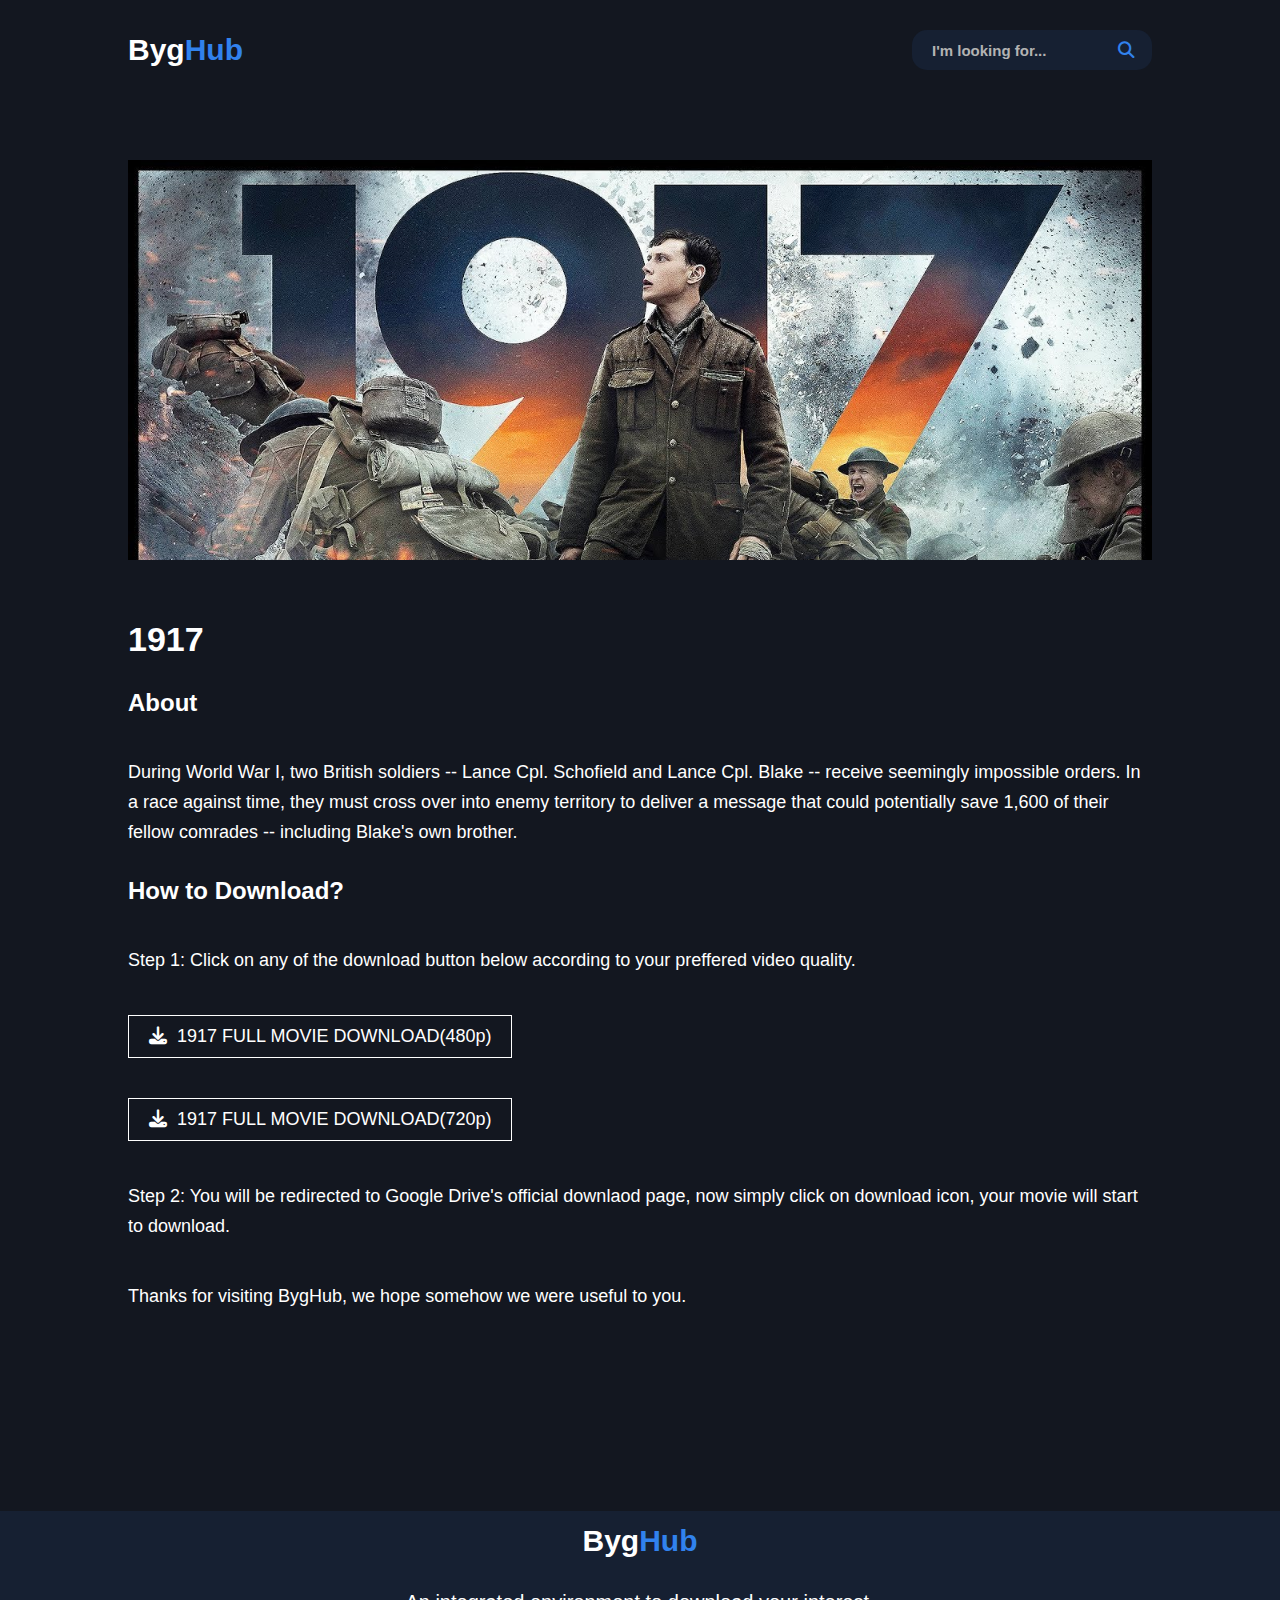
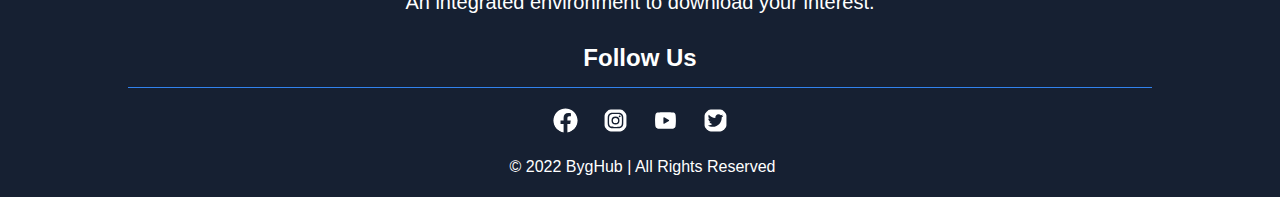
<file: 1917.html>
<!DOCTYPE html>
<html lang="en">

<head>
    <meta charset="UTF-8">
    <meta http-equiv="X-UA-Compatible" content="IE=edge">
    <meta name="viewport" content="width=device-width, minimum-scale=1.0, maximum-scale = 1.0, user-scalable = no">
    <title>Byghub</title>
    <link rel="stylesheet" href="css/all.css">
    <link rel="stylesheet" href="css/header.css">
    <link rel="stylesheet" href="css/footer.css">
    <link rel="stylesheet" href="css/downloadpage.css">
    <link rel="stylesheet" href="https://cdnjs.cloudflare.com/ajax/libs/font-awesome/6.1.2/css/all.min.css">
    <script src="script/script.js"></script>
</head>

<body>
    <nav>
        <div id="logo-div">
            <a id="a1" href="#">Byg</a><a id="a2" href="#">Hub</a>
        </div>
        <div id="search-div">
            <button id="search-btn2" onclick="show()">
                <i class="fa-solid fa-magnifying-glass fa-lg"></i>
            </button>
            <button id="cross-btn" onclick="hide()">
                <i class="fa-solid fa-xmark fa-lg"></i>
            </button>
            <button id="search-btn1">
                <i class="fa-solid fa-magnifying-glass fa-lg"></i>
            </button>
            <input type="text" name="search" placeholder="I'm looking for..." id="search-input">
        </div>
    </nav>

    <div class="container">
        <div class="div-img">
            <img src="img/1917-banner.jpg" alt="">
        </div>
        <div class="main-text">
            <h1>1917</h1>
            <h2>About</h2>
            <p>During World War I, two British soldiers -- Lance Cpl. Schofield and Lance Cpl. Blake -- receive
                seemingly impossible orders. In a race against time, they must cross over into enemy territory to
                deliver a message that could potentially save 1,600 of their fellow comrades -- including Blake's own
                brother.
            </p>
            <h2>How to Download?</h2>
            <p>Step 1: Click on any of the download button below according to your preffered video quality.
            </p>
            <a href="#"><button class="dbtn"><i class="fa-solid fa-download"></i>1917 FULL MOVIE
                    DOWNLOAD(480p)</button></a><br>
            <a href="#"><button class="dbtn"><i class="fa-solid fa-download"></i>1917 FULL MOVIE
                    DOWNLOAD(720p)</button></a>
            <p>Step 2: You will be redirected to Google Drive's official downlaod page, now simply click on download
                icon, your movie will start to download.
            </p>



            <p>Thanks for visiting BygHub, we hope somehow we were useful to you.</p>
        </div>
    </div>
    <footer>
        <div class="heading"><a id="a1" href="#">Byg</a><a id="a2" href="#">Hub</a></div>
        <div class="text">An integrated environment to download your interest.</div>
        <div class="div-ul">
            <h2>Follow Us</h2>
            <ul>
                <li><a href="#"><img src="icons/facebook.svg"></a></li>
                <li><a href="#"><img src="icons/instagram.svg"></a></li>
                <li><a href="#"><img src="icons/youtube.svg"></a></li>
                <li><a href="#"><img src="icons/twitter.svg"></a></li>
            </ul>
        </div>
        <div class="validation">
            <span>© 2022 BygHub | All Rights Reserved</span>
        </div>
    </footer>
</body>

</html>
</file>
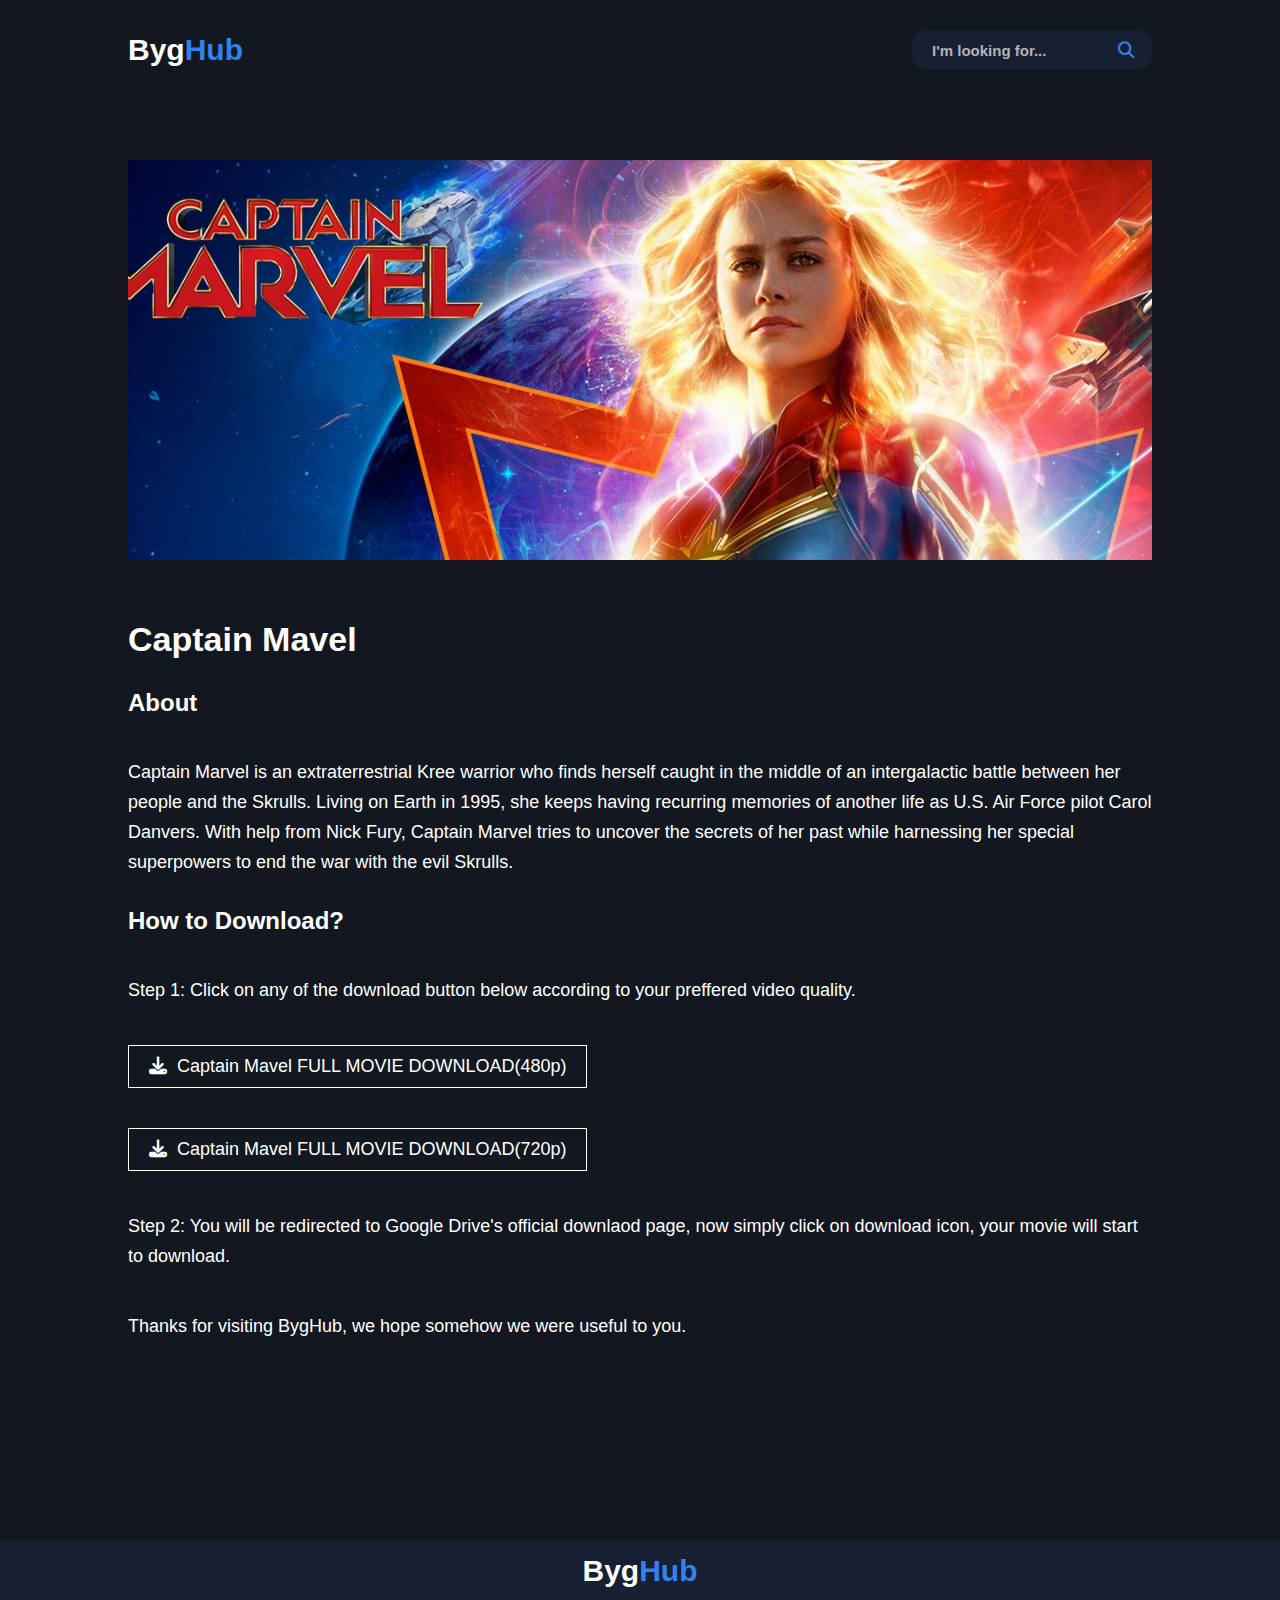
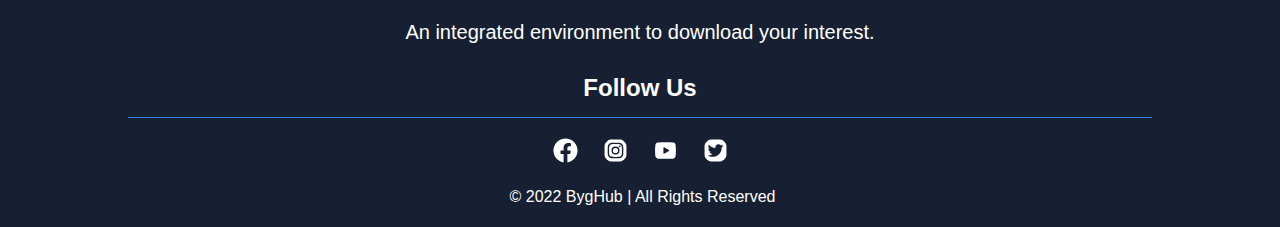
<file: captainmarvel.html>
<!DOCTYPE html>
<html lang="en">

<head>
    <meta charset="UTF-8">
    <meta http-equiv="X-UA-Compatible" content="IE=edge">
    <meta name="viewport" content="width=device-width, minimum-scale=1.0, maximum-scale = 1.0, user-scalable = no">
    <title>Byghub</title>
    <link rel="stylesheet" href="css/all.css">
    <link rel="stylesheet" href="css/header.css">
    <link rel="stylesheet" href="css/footer.css">
    <link rel="stylesheet" href="css/downloadpage.css">
    <link rel="stylesheet" href="https://cdnjs.cloudflare.com/ajax/libs/font-awesome/6.1.2/css/all.min.css">
    <script src="script/script.js"></script>
</head>

<body>
    <nav>
        <div id="logo-div">
            <a id="a1" href="#">Byg</a><a id="a2" href="#">Hub</a>
        </div>
        <div id="search-div">
            <button id="search-btn2" onclick="show()">
                <i class="fa-solid fa-magnifying-glass fa-lg"></i>
            </button>
            <button id="cross-btn" onclick="hide()">
                <i class="fa-solid fa-xmark fa-lg"></i>
            </button>
            <button id="search-btn1">
                <i class="fa-solid fa-magnifying-glass fa-lg"></i>
            </button>
            <input type="text" name="search" placeholder="I'm looking for..." id="search-input">
        </div>
    </nav>

    <div class="container">
        <div class="div-img">
            <img src="img/captain-marvel-banner.jpg" alt="">
        </div>
        <div class="main-text">
            <h1>Captain Mavel</h1>
            <h2>About</h2>
            <p>Captain Marvel is an extraterrestrial Kree warrior who finds herself caught in the middle of an
                intergalactic battle between her people and the Skrulls. Living on Earth in 1995, she keeps having
                recurring memories of another life as U.S. Air Force pilot Carol Danvers. With help from Nick Fury,
                Captain Marvel tries to uncover the secrets of her past while harnessing her special superpowers to end
                the war with the evil Skrulls.
            </p>
            <h2>How to Download?</h2>
            <p>Step 1: Click on any of the download button below according to your preffered video quality.
            </p>
            <a href="#"><button class="dbtn"><i class="fa-solid fa-download"></i>Captain Mavel FULL MOVIE
                    DOWNLOAD(480p)</button></a><br>
            <a href="#"><button class="dbtn"><i class="fa-solid fa-download"></i>Captain Mavel FULL MOVIE
                    DOWNLOAD(720p)</button></a>
            <p>Step 2: You will be redirected to Google Drive's official downlaod page, now simply click on download
                icon, your movie will start to download.
            </p>



            <p>Thanks for visiting BygHub, we hope somehow we were useful to you.</p>
        </div>
    </div>
    <footer>
        <div class="heading"><a id="a1" href="#">Byg</a><a id="a2" href="#">Hub</a></div>
        <div class="text">An integrated environment to download your interest.</div>
        <div class="div-ul">
            <h2>Follow Us</h2>
            <ul>
                <li><a href="#"><img src="icons/facebook.svg"></a></li>
                <li><a href="#"><img src="icons/instagram.svg"></a></li>
                <li><a href="#"><img src="icons/youtube.svg"></a></li>
                <li><a href="#"><img src="icons/twitter.svg"></a></li>
            </ul>
        </div>
        <div class="validation">
            <span>© 2022 BygHub | All Rights Reserved</span>
        </div>
    </footer>
</body>

</html>
</file>
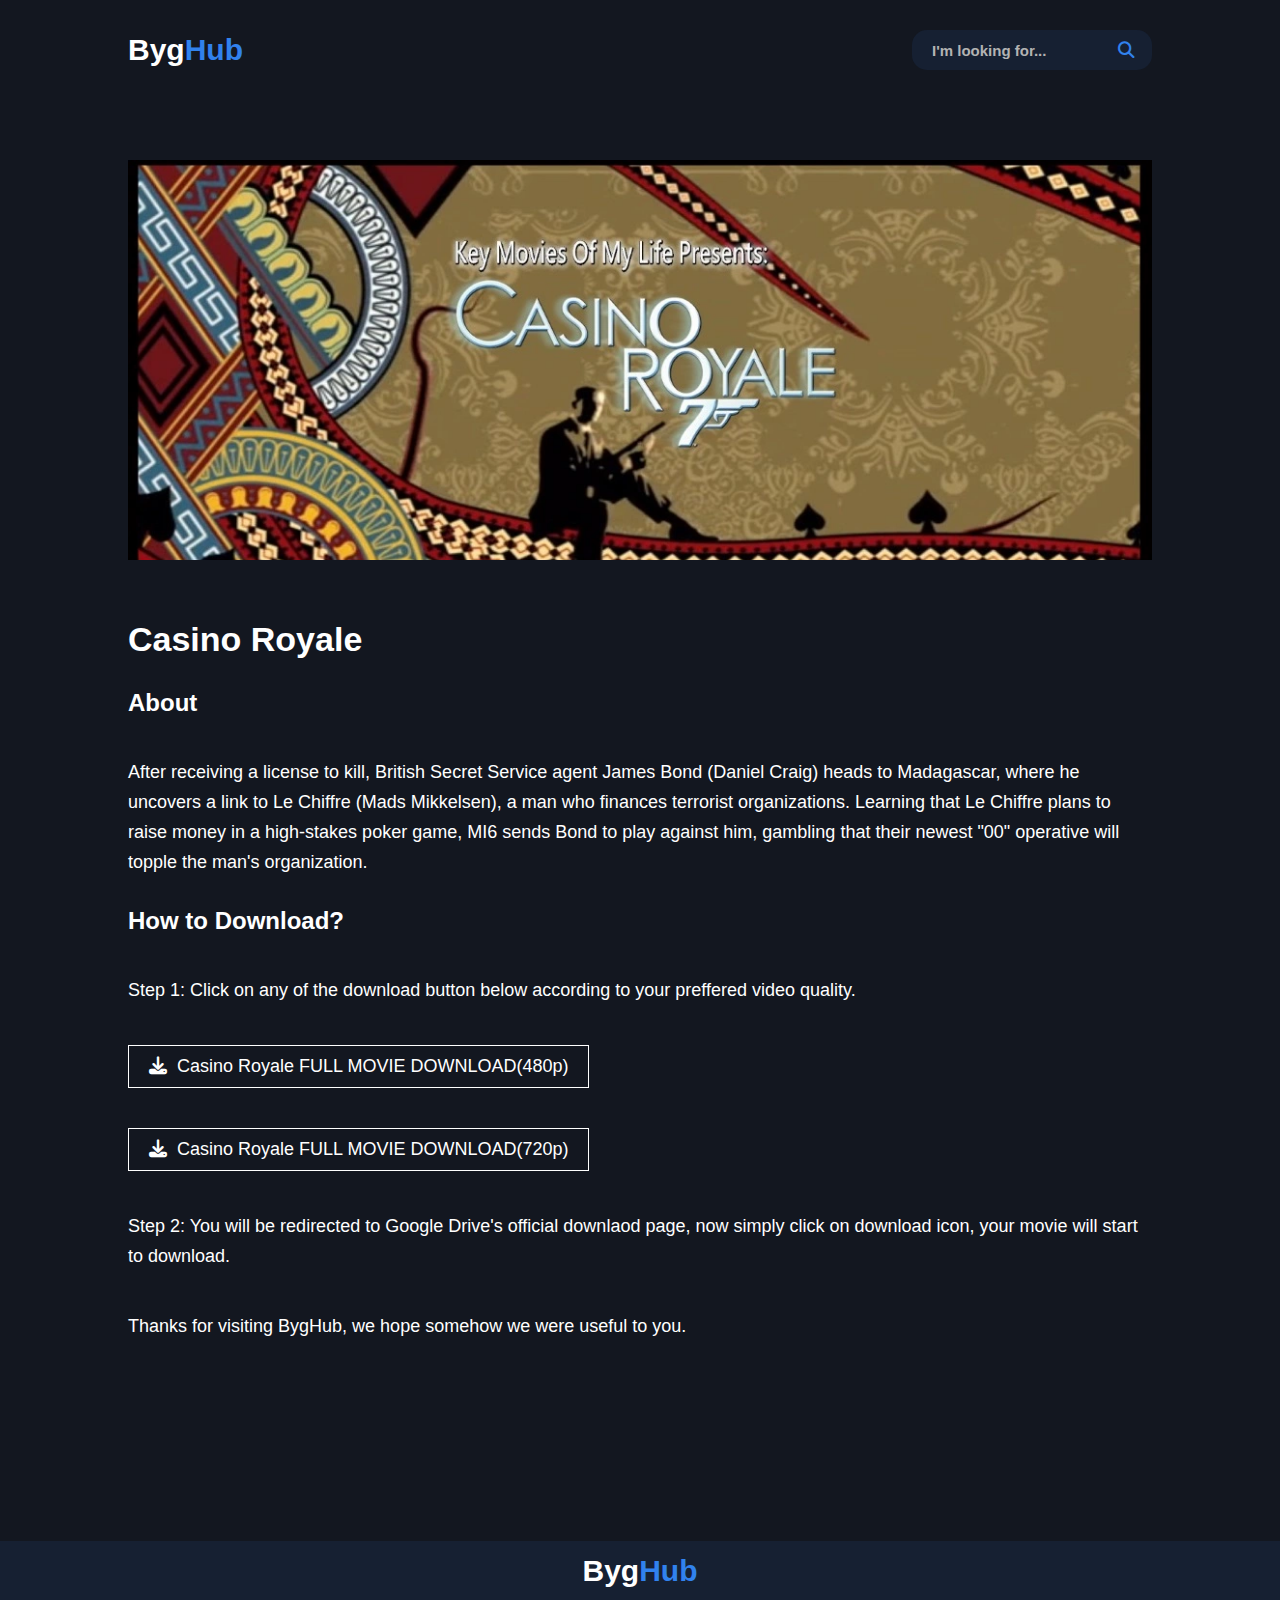
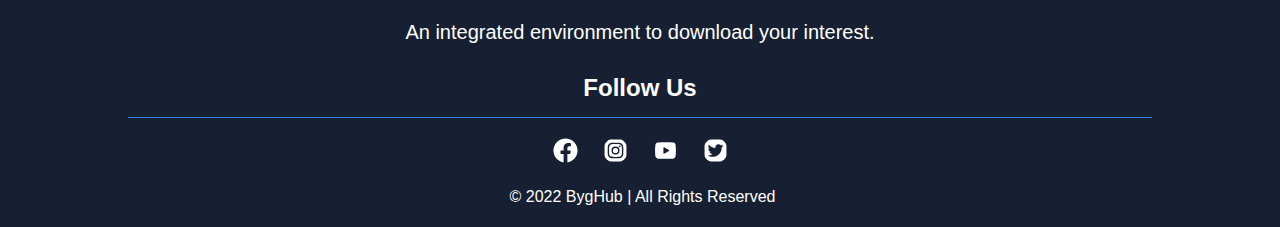
<file: casinoRoyale.html>
<!DOCTYPE html>
<html lang="en">

<head>
    <meta charset="UTF-8">
    <meta http-equiv="X-UA-Compatible" content="IE=edge">
    <meta name="viewport" content="width=device-width, minimum-scale=1.0, maximum-scale = 1.0, user-scalable = no">
    <title>Byghub</title>
    <link rel="stylesheet" href="css/all.css">
    <link rel="stylesheet" href="css/header.css">
    <link rel="stylesheet" href="css/footer.css">
    <link rel="stylesheet" href="css/downloadpage.css">
    <link rel="stylesheet" href="https://cdnjs.cloudflare.com/ajax/libs/font-awesome/6.1.2/css/all.min.css">
    <script src="script/script.js"></script>
</head>

<body>
    <nav>
        <div id="logo-div">
            <a id="a1" href="#">Byg</a><a id="a2" href="#">Hub</a>
        </div>
        <div id="search-div">
            <button id="search-btn2" onclick="show()">
                <i class="fa-solid fa-magnifying-glass fa-lg"></i>
            </button>
            <button id="cross-btn" onclick="hide()">
                <i class="fa-solid fa-xmark fa-lg"></i>
            </button>
            <button id="search-btn1">
                <i class="fa-solid fa-magnifying-glass fa-lg"></i>
            </button>
            <input type="text" name="search" placeholder="I'm looking for..." id="search-input">
        </div>
    </nav>

    <div class="container">
        <div class="div-img">
            <img src="img/casinoRoyale-banner.webp" alt="">
        </div>
        <div class="main-text">
            <h1>Casino  Royale</h1>
            <h2>About</h2>
            <p>After receiving a license to kill, British Secret Service agent James Bond (Daniel Craig) heads to
                Madagascar, where he uncovers a link to Le Chiffre (Mads Mikkelsen), a man who finances terrorist
                organizations. Learning that Le Chiffre plans to raise money in a high-stakes poker game, MI6 sends Bond
                to play against him, gambling that their newest "00" operative will topple the man's organization.
            </p>
            <h2>How to Download?</h2>
            <p>Step 1: Click on any of the download button below according to your preffered video quality.
            </p>
            <a href="#"><button class="dbtn"><i class="fa-solid fa-download"></i>Casino  Royale FULL MOVIE
                    DOWNLOAD(480p)</button></a><br>
            <a href="#"><button class="dbtn"><i class="fa-solid fa-download"></i>Casino  Royale FULL MOVIE
                    DOWNLOAD(720p)</button></a>
            <p>Step 2: You will be redirected to Google Drive's official downlaod page, now simply click on download
                icon, your movie will start to download.
            </p>



            <p>Thanks for visiting BygHub, we hope somehow we were useful to you.</p>
        </div>
    </div>
    <footer>
        <div class="heading"><a id="a1" href="#">Byg</a><a id="a2" href="#">Hub</a></div>
        <div class="text">An integrated environment to download your interest.</div>
        <div class="div-ul">
            <h2>Follow Us</h2>
            <ul>
                <li><a href="#"><img src="icons/facebook.svg"></a></li>
                <li><a href="#"><img src="icons/instagram.svg"></a></li>
                <li><a href="#"><img src="icons/youtube.svg"></a></li>
                <li><a href="#"><img src="icons/twitter.svg"></a></li>
            </ul>
        </div>
        <div class="validation">
            <span>© 2022 BygHub | All Rights Reserved</span>
        </div>
    </footer>
</body>

</html>
</file>
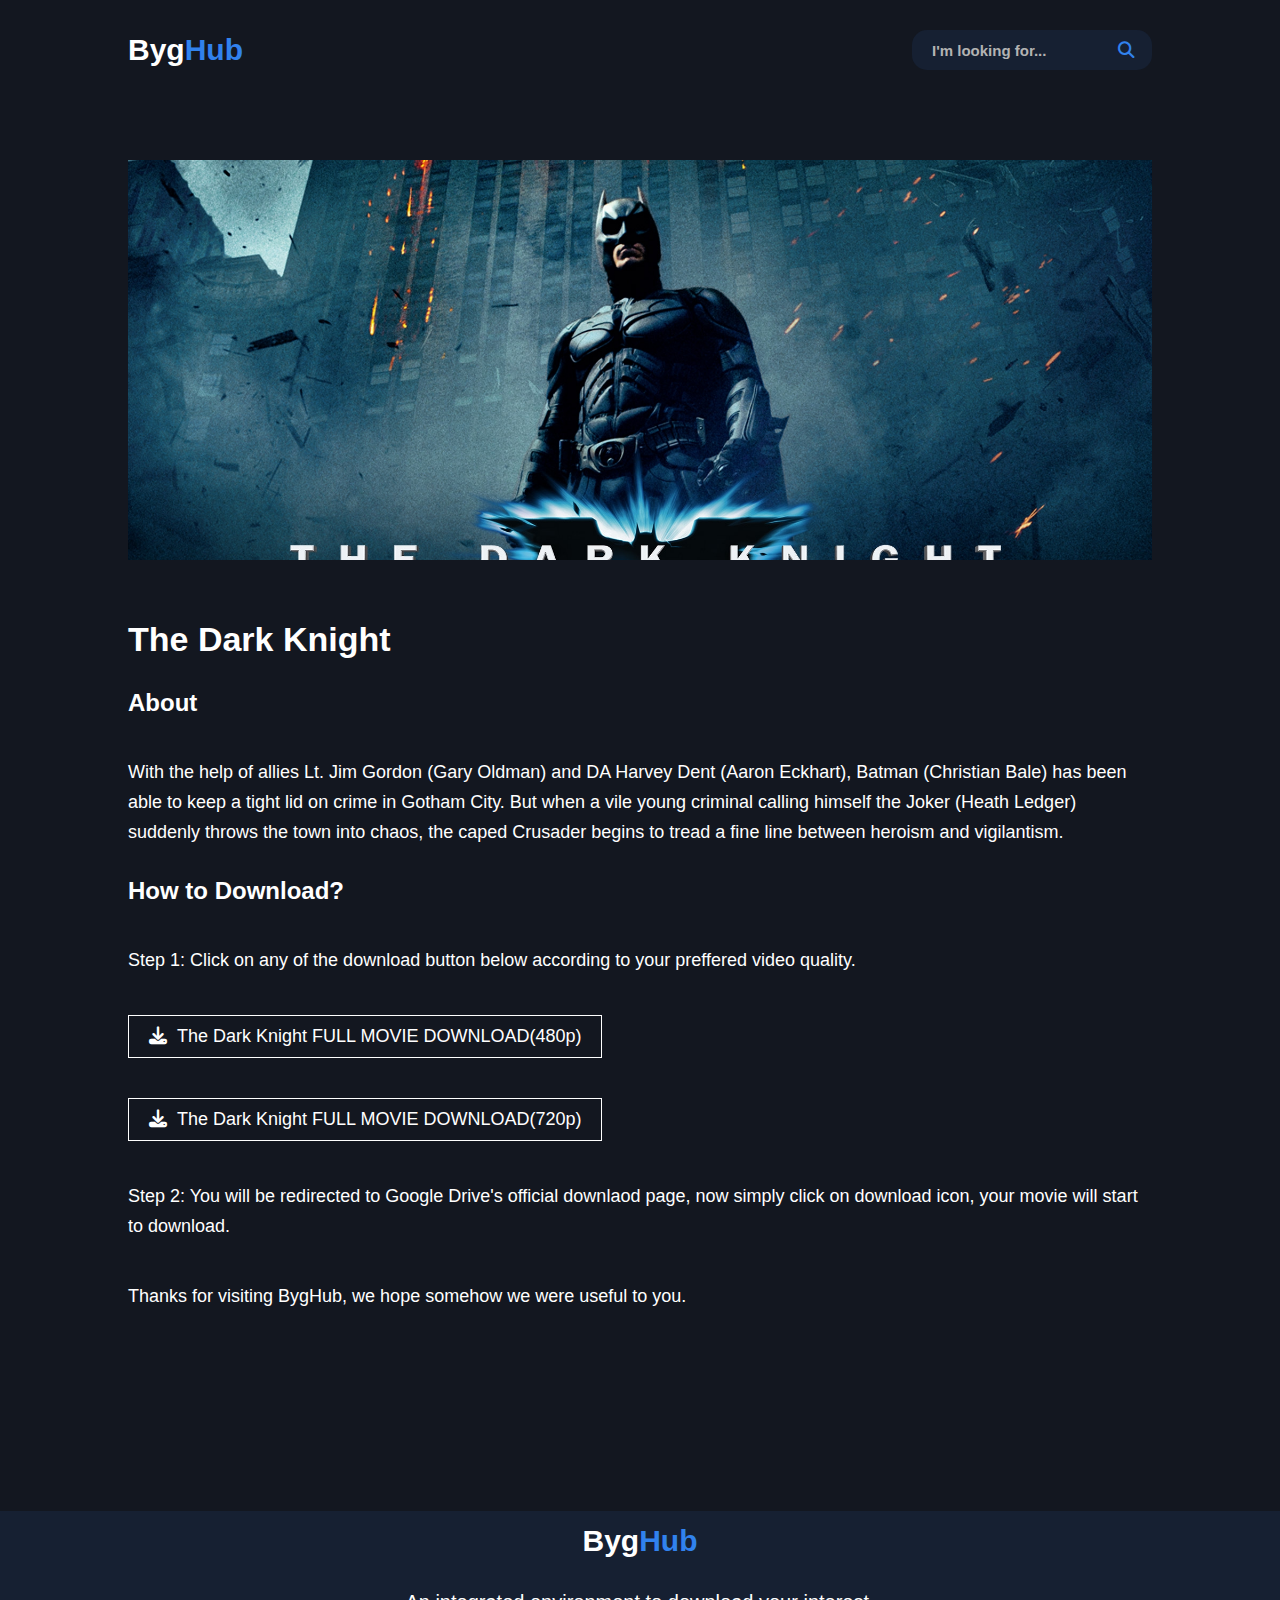
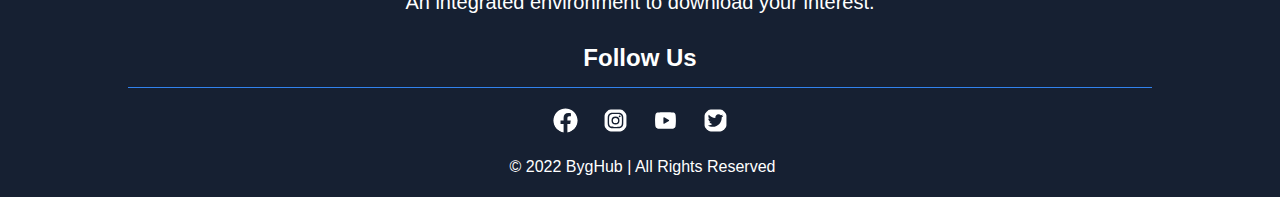
<file: darkKnight.html>
<!DOCTYPE html>
<html lang="en">

<head>
    <meta charset="UTF-8">
    <meta http-equiv="X-UA-Compatible" content="IE=edge">
    <meta name="viewport" content="width=device-width, minimum-scale=1.0, maximum-scale = 1.0, user-scalable = no">
    <title>Byghub</title>
    <link rel="stylesheet" href="css/all.css">
    <link rel="stylesheet" href="css/header.css">
    <link rel="stylesheet" href="css/footer.css">
    <link rel="stylesheet" href="css/downloadpage.css">
    <link rel="stylesheet" href="https://cdnjs.cloudflare.com/ajax/libs/font-awesome/6.1.2/css/all.min.css">
    <script src="script/script.js"></script>
</head>

<body>
    <nav>
        <div id="logo-div">
            <a id="a1" href="#">Byg</a><a id="a2" href="#">Hub</a>
        </div>
        <div id="search-div">
            <button id="search-btn2" onclick="show()">
                <i class="fa-solid fa-magnifying-glass fa-lg"></i>
            </button>
            <button id="cross-btn" onclick="hide()">
                <i class="fa-solid fa-xmark fa-lg"></i>
            </button>
            <button id="search-btn1">
                <i class="fa-solid fa-magnifying-glass fa-lg"></i>
            </button>
            <input type="text" name="search" placeholder="I'm looking for..." id="search-input">
        </div>
    </nav>

    <div class="container">
        <div class="div-img">
            <img src="img/darkKnight-banner.jpg" alt="">
        </div>
        <div class="main-text">
            <h1>The Dark Knight</h1>
            <h2>About</h2>
            <p>With the help of allies Lt. Jim Gordon (Gary Oldman) and DA Harvey Dent (Aaron Eckhart), Batman
                (Christian Bale) has been able to keep a tight lid on crime in Gotham City. But when a vile young
                criminal calling himself the Joker (Heath Ledger) suddenly throws the town into chaos, the caped
                Crusader begins to tread a fine line between heroism and vigilantism.
            </p>
            <h2>How to Download?</h2>
            <p>Step 1: Click on any of the download button below according to your preffered video quality.
            </p>
            <a href="#"><button class="dbtn"><i class="fa-solid fa-download"></i>The Dark Knight FULL MOVIE
                    DOWNLOAD(480p)</button></a><br>
            <a href="#"><button class="dbtn"><i class="fa-solid fa-download"></i>The Dark Knight FULL MOVIE
                    DOWNLOAD(720p)</button></a>
            <p>Step 2: You will be redirected to Google Drive's official downlaod page, now simply click on download
                icon, your movie will start to download.
            </p>



            <p>Thanks for visiting BygHub, we hope somehow we were useful to you.</p>
        </div>
    </div>
    <footer>
        <div class="heading"><a id="a1" href="#">Byg</a><a id="a2" href="#">Hub</a></div>
        <div class="text">An integrated environment to download your interest.</div>
        <div class="div-ul">
            <h2>Follow Us</h2>
            <ul>
                <li><a href="#"><img src="icons/facebook.svg"></a></li>
                <li><a href="#"><img src="icons/instagram.svg"></a></li>
                <li><a href="#"><img src="icons/youtube.svg"></a></li>
                <li><a href="#"><img src="icons/twitter.svg"></a></li>
            </ul>
        </div>
        <div class="validation">
            <span>© 2022 BygHub | All Rights Reserved</span>
        </div>
    </footer>
</body>

</html>
</file>
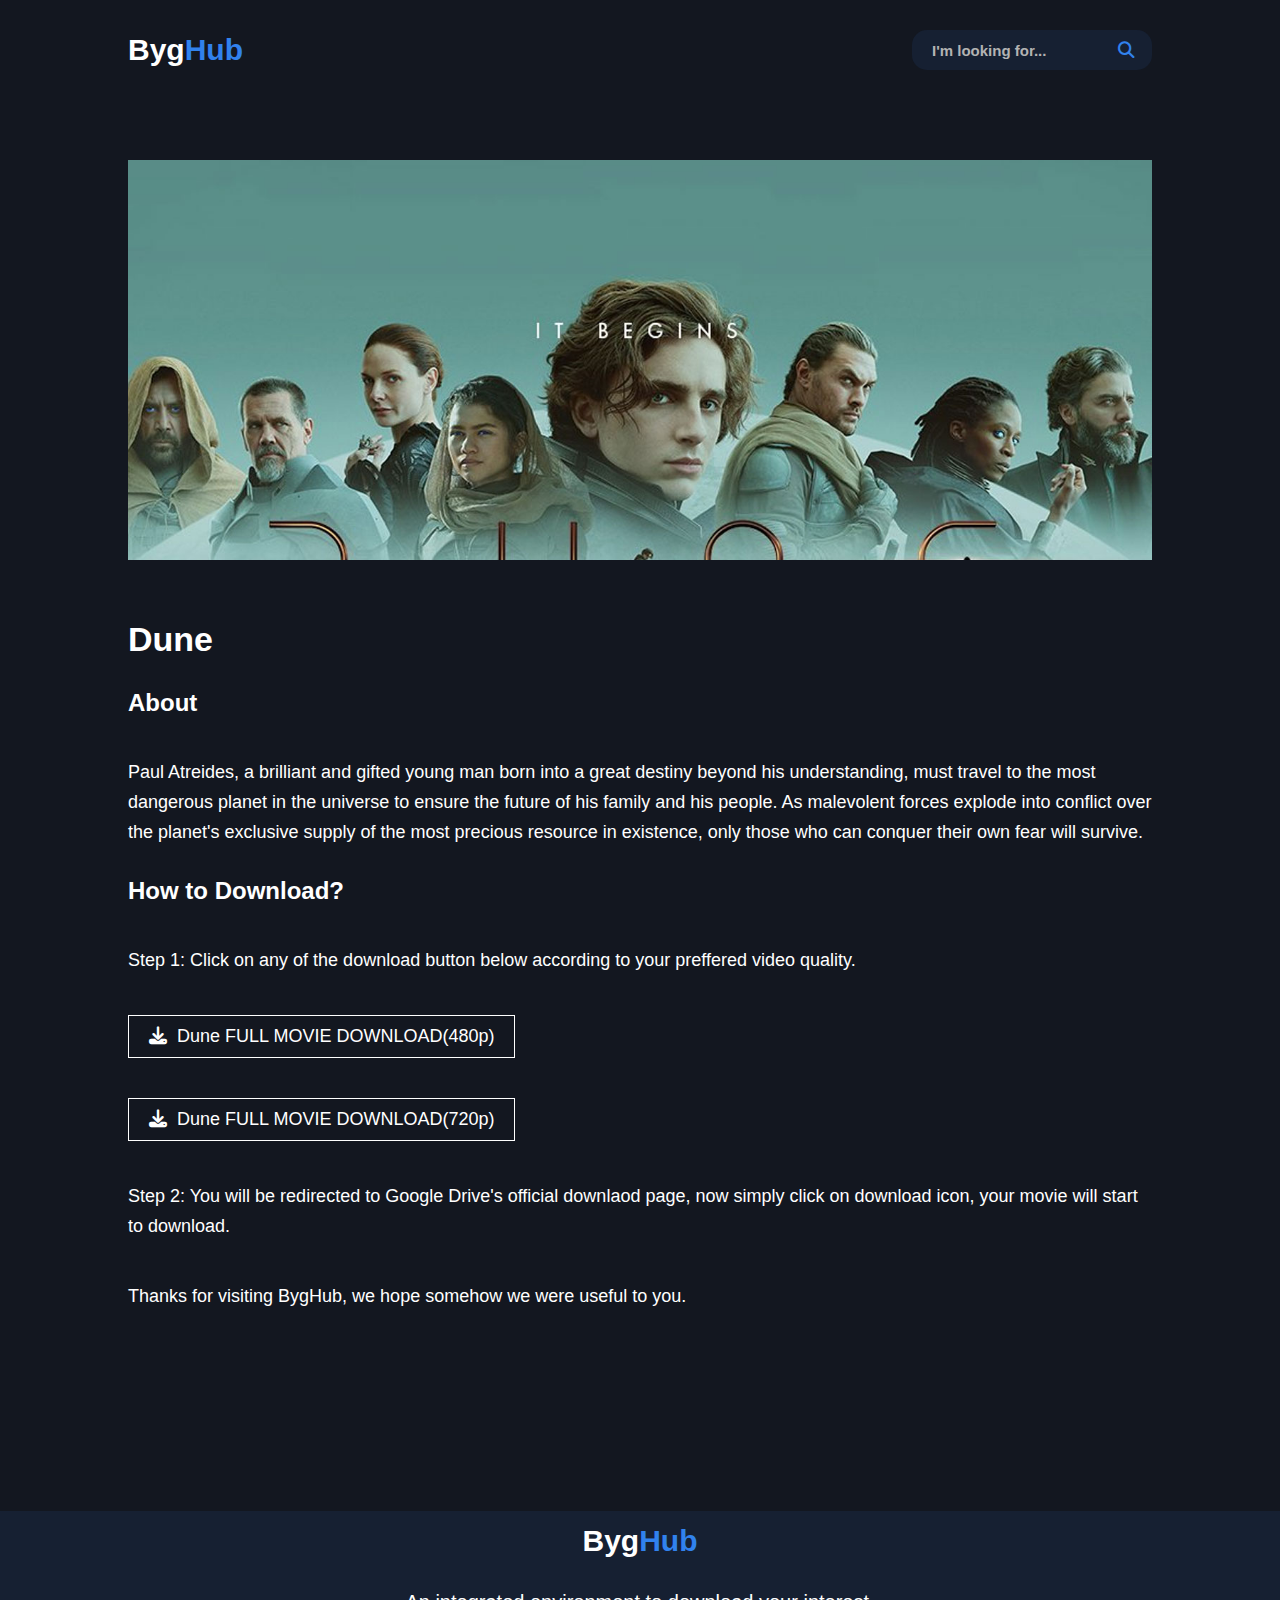
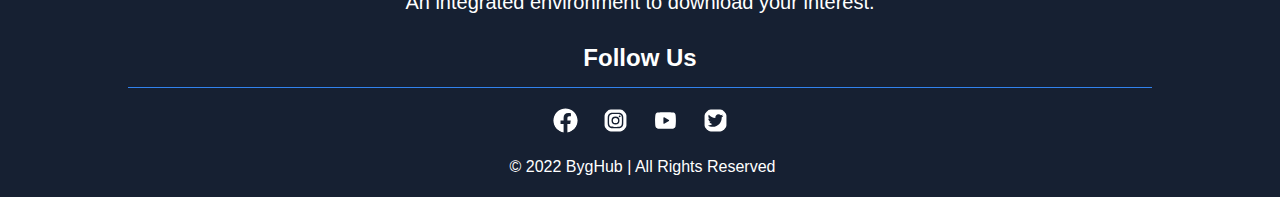
<file: dune.html>
<!DOCTYPE html>
<html lang="en">

<head>
    <meta charset="UTF-8">
    <meta http-equiv="X-UA-Compatible" content="IE=edge">
    <meta name="viewport" content="width=device-width, minimum-scale=1.0, maximum-scale = 1.0, user-scalable = no">
    <title>Byghub</title>
    <link rel="stylesheet" href="css/all.css">
    <link rel="stylesheet" href="css/header.css">
    <link rel="stylesheet" href="css/footer.css">
    <link rel="stylesheet" href="css/downloadpage.css">
    <link rel="stylesheet" href="https://cdnjs.cloudflare.com/ajax/libs/font-awesome/6.1.2/css/all.min.css">
    <script src="script/script.js"></script>
</head>

<body>
    <nav>
        <div id="logo-div">
            <a id="a1" href="#">Byg</a><a id="a2" href="#">Hub</a>
        </div>
        <div id="search-div">
            <button id="search-btn2" onclick="show()">
                <i class="fa-solid fa-magnifying-glass fa-lg"></i>
            </button>
            <button id="cross-btn" onclick="hide()">
                <i class="fa-solid fa-xmark fa-lg"></i>
            </button>
            <button id="search-btn1">
                <i class="fa-solid fa-magnifying-glass fa-lg"></i>
            </button>
            <input type="text" name="search" placeholder="I'm looking for..." id="search-input">
        </div>
    </nav>

    <div class="container">
        <div class="div-img">
            <img src="img/dune-banner.jpg" alt="">
        </div>
        <div class="main-text">
            <h1>Dune</h1>
            <h2>About</h2>
            <p>Paul Atreides, a brilliant and gifted young man born into a great destiny beyond his understanding, must
                travel to the most dangerous planet in the universe to ensure the future of his family and his people.
                As malevolent forces explode into conflict over the planet's exclusive supply of the most precious
                resource in existence, only those who can conquer their own fear will survive.
            </p>
            <h2>How to Download?</h2>
            <p>Step 1: Click on any of the download button below according to your preffered video quality.
            </p>
            <a href="#"><button class="dbtn"><i class="fa-solid fa-download"></i>Dune FULL MOVIE
                    DOWNLOAD(480p)</button></a><br>
            <a href="#"><button class="dbtn"><i class="fa-solid fa-download"></i>Dune FULL MOVIE
                    DOWNLOAD(720p)</button></a>
            <p>Step 2: You will be redirected to Google Drive's official downlaod page, now simply click on download
                icon, your movie will start to download.
            </p>



            <p>Thanks for visiting BygHub, we hope somehow we were useful to you.</p>
        </div>
    </div>
    <footer>
        <div class="heading"><a id="a1" href="#">Byg</a><a id="a2" href="#">Hub</a></div>
        <div class="text">An integrated environment to download your interest.</div>
        <div class="div-ul">
            <h2>Follow Us</h2>
            <ul>
                <li><a href="#"><img src="icons/facebook.svg"></a></li>
                <li><a href="#"><img src="icons/instagram.svg"></a></li>
                <li><a href="#"><img src="icons/youtube.svg"></a></li>
                <li><a href="#"><img src="icons/twitter.svg"></a></li>
            </ul>
        </div>
        <div class="validation">
            <span>© 2022 BygHub | All Rights Reserved</span>
        </div>
    </footer>
</body>

</html>
</file>
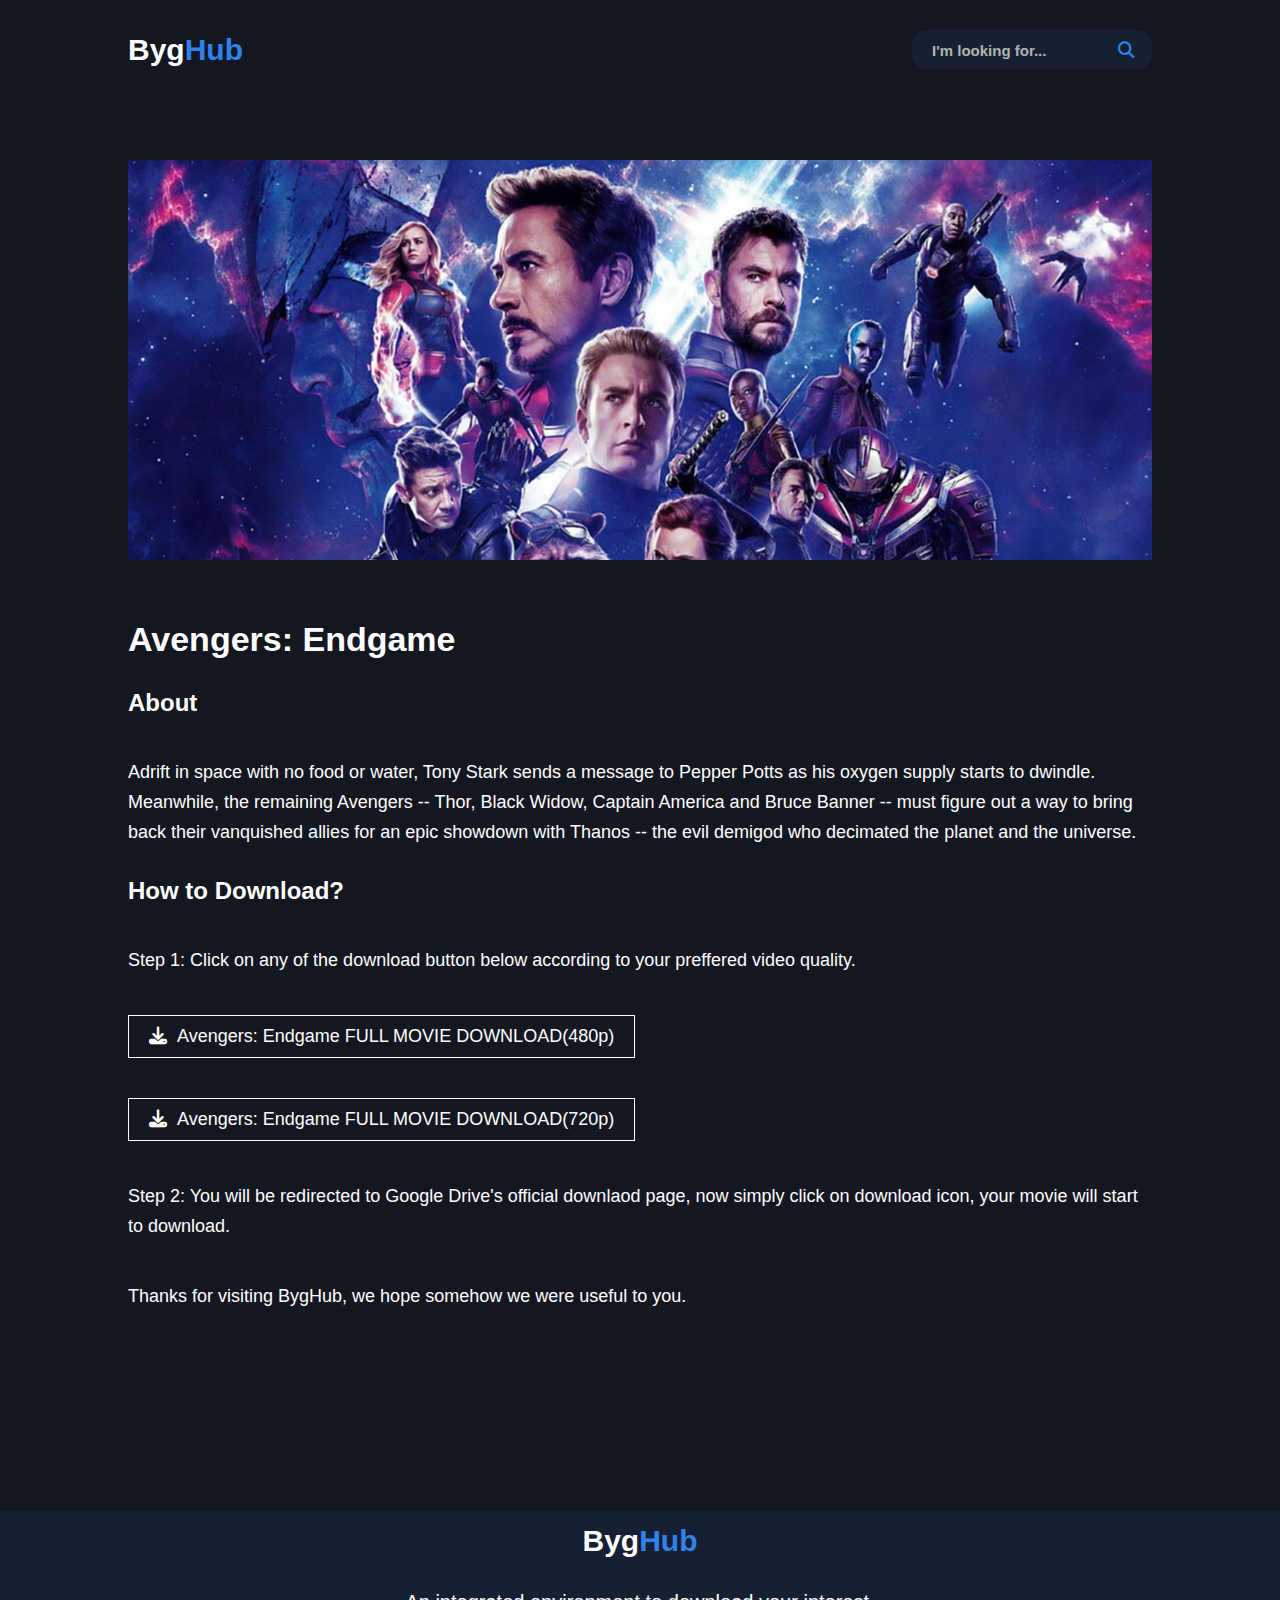
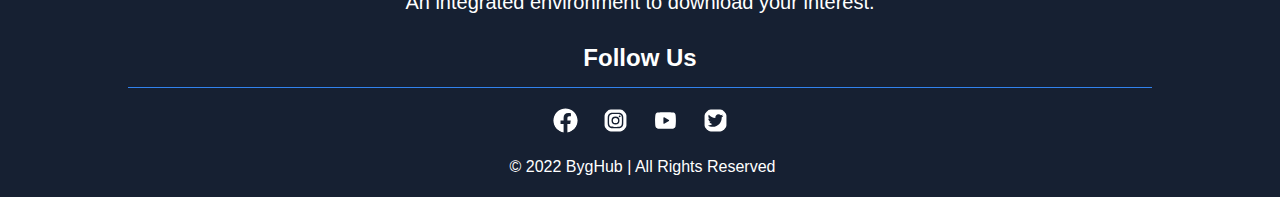
<file: endgame.html>
<!DOCTYPE html>
<html lang="en">

<head>
    <meta charset="UTF-8">
    <meta http-equiv="X-UA-Compatible" content="IE=edge">
    <meta name="viewport" content="width=device-width, minimum-scale=1.0, maximum-scale = 1.0, user-scalable = no">
    <title>Byghub</title>
    <link rel="stylesheet" href="css/all.css">
    <link rel="stylesheet" href="css/header.css">
    <link rel="stylesheet" href="css/footer.css">
    <link rel="stylesheet" href="css/downloadpage.css">
    <link rel="stylesheet" href="https://cdnjs.cloudflare.com/ajax/libs/font-awesome/6.1.2/css/all.min.css">
    <script src="script/script.js"></script>
</head>

<body>
    <nav>
        <div id="logo-div">
            <a id="a1" href="#">Byg</a><a id="a2" href="#">Hub</a>
        </div>
        <div id="search-div">
            <button id="search-btn2" onclick="show()">
                <i class="fa-solid fa-magnifying-glass fa-lg"></i>
            </button>
            <button id="cross-btn" onclick="hide()">
                <i class="fa-solid fa-xmark fa-lg"></i>
            </button>
            <button id="search-btn1">
                <i class="fa-solid fa-magnifying-glass fa-lg"></i>
            </button>
            <input type="text" name="search" placeholder="I'm looking for..." id="search-input">
        </div>
    </nav>

    <div class="container">
        <div class="div-img">
            <img src="img/endgame-banner.jpg" alt="">
        </div>
        <div class="main-text">
            <h1>Avengers: Endgame</h1>
            <h2>About</h2>
            <p>Adrift in space with no food or water, Tony Stark sends a message to Pepper Potts as his oxygen supply
                starts to dwindle. Meanwhile, the remaining Avengers -- Thor, Black Widow, Captain America and Bruce
                Banner -- must figure out a way to bring back their vanquished allies for an epic showdown with Thanos
                -- the evil demigod who decimated the planet and the universe.
            </p>
            <h2>How to Download?</h2>
            <p>Step 1: Click on any of the download button below according to your preffered video quality.
            </p>
            <a href="#"><button class="dbtn"><i class="fa-solid fa-download"></i>Avengers: Endgame FULL MOVIE
                    DOWNLOAD(480p)</button></a><br>
            <a href="#"><button class="dbtn"><i class="fa-solid fa-download"></i>Avengers: Endgame FULL MOVIE
                    DOWNLOAD(720p)</button></a>
            <p>Step 2: You will be redirected to Google Drive's official downlaod page, now simply click on download
                icon, your movie will start to download.
            </p>



            <p>Thanks for visiting BygHub, we hope somehow we were useful to you.</p>
        </div>
    </div>
    <footer>
        <div class="heading"><a id="a1" href="#">Byg</a><a id="a2" href="#">Hub</a></div>
        <div class="text">An integrated environment to download your interest.</div>
        <div class="div-ul">
            <h2>Follow Us</h2>
            <ul>
                <li><a href="#"><img src="icons/facebook.svg"></a></li>
                <li><a href="#"><img src="icons/instagram.svg"></a></li>
                <li><a href="#"><img src="icons/youtube.svg"></a></li>
                <li><a href="#"><img src="icons/twitter.svg"></a></li>
            </ul>
        </div>
        <div class="validation">
            <span>© 2022 BygHub | All Rights Reserved</span>
        </div>
    </footer>
</body>

</html>
</file>
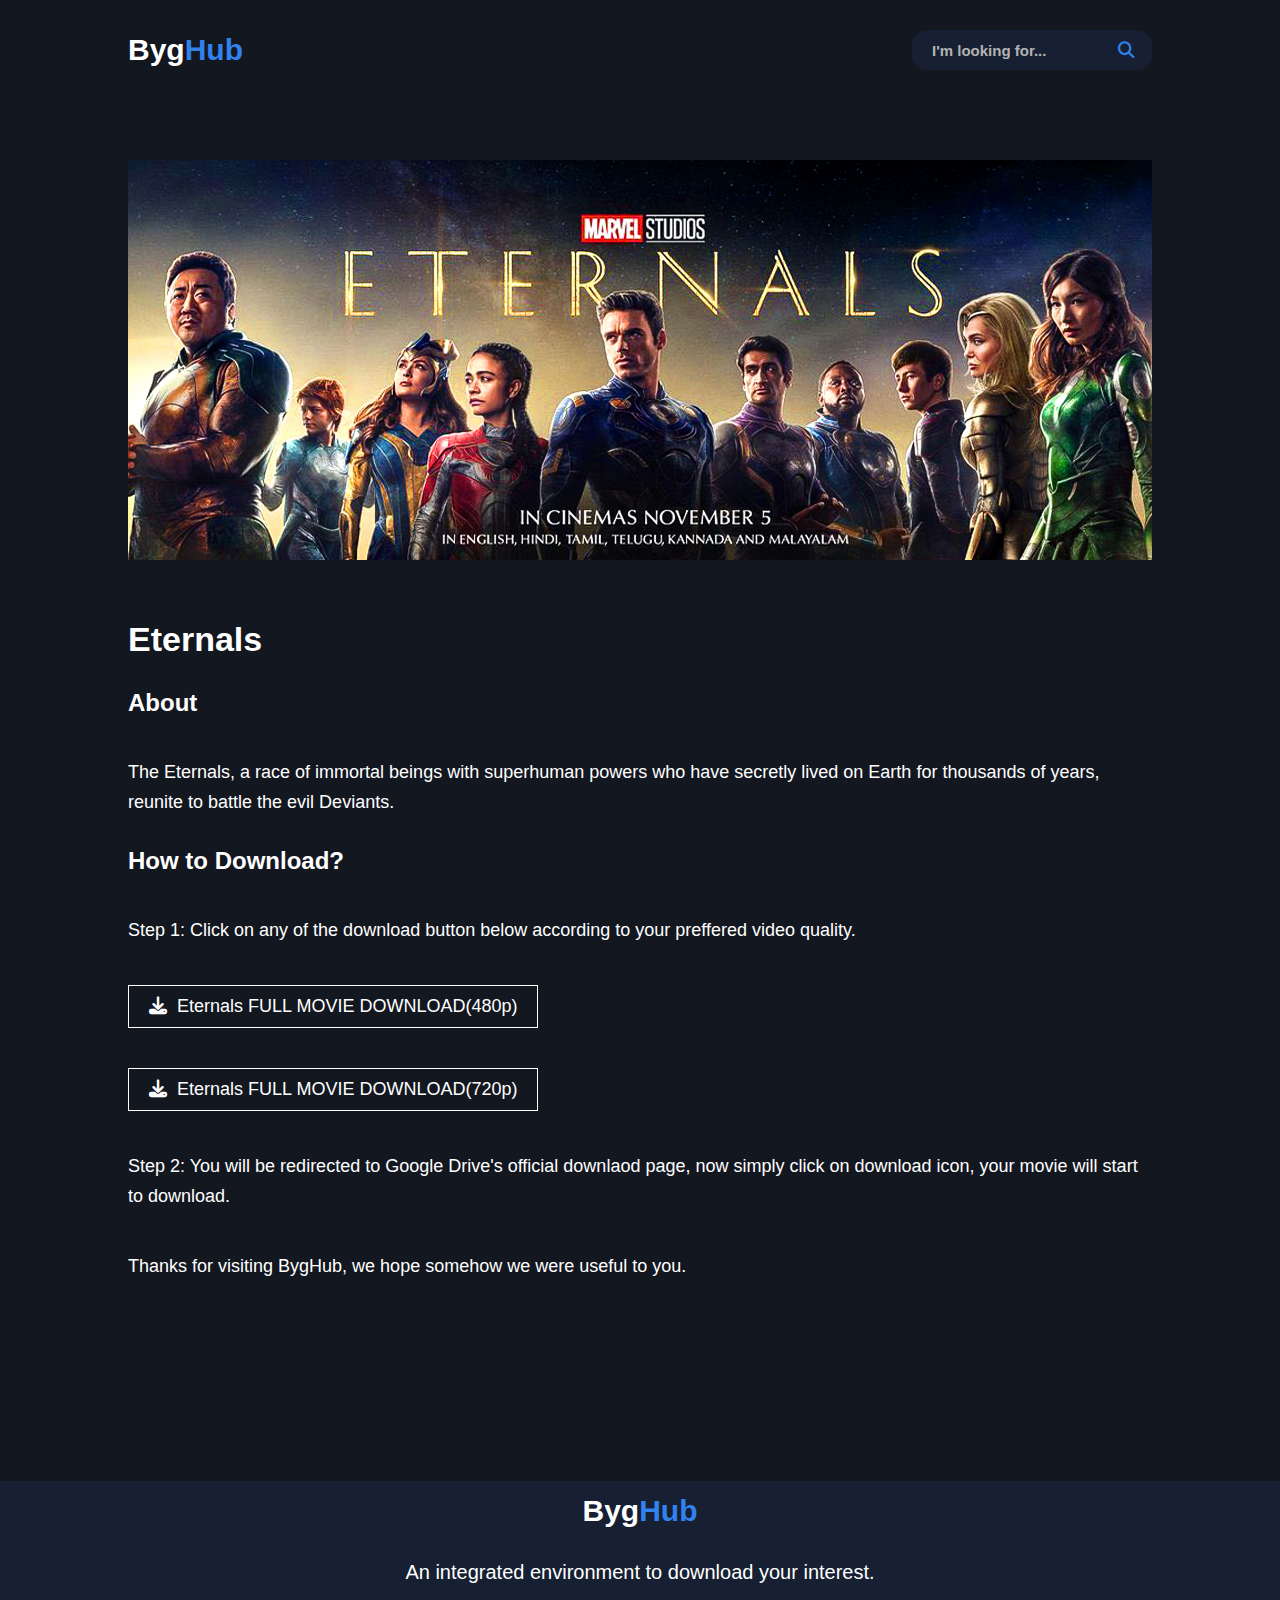
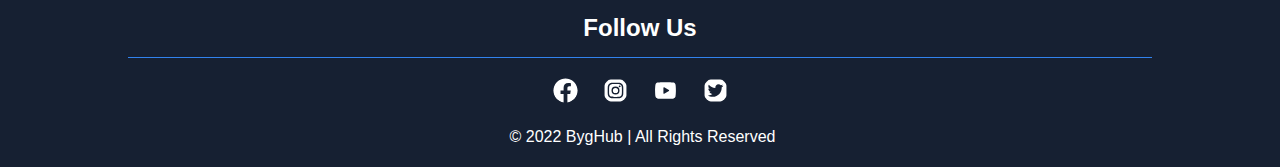
<file: eternals.html>
<!DOCTYPE html>
<html lang="en">

<head>
    <meta charset="UTF-8">
    <meta http-equiv="X-UA-Compatible" content="IE=edge">
    <meta name="viewport" content="width=device-width, minimum-scale=1.0, maximum-scale = 1.0, user-scalable = no">
    <title>Byghub</title>
    <link rel="stylesheet" href="css/all.css">
    <link rel="stylesheet" href="css/header.css">
    <link rel="stylesheet" href="css/footer.css">
    <link rel="stylesheet" href="css/downloadpage.css">
    <link rel="stylesheet" href="https://cdnjs.cloudflare.com/ajax/libs/font-awesome/6.1.2/css/all.min.css">
    <script src="script/script.js"></script>
</head>

<body>
    <nav>
        <div id="logo-div">
            <a id="a1" href="#">Byg</a><a id="a2" href="#">Hub</a>
        </div>
        <div id="search-div">
            <button id="search-btn2" onclick="show()">
                <i class="fa-solid fa-magnifying-glass fa-lg"></i>
            </button>
            <button id="cross-btn" onclick="hide()">
                <i class="fa-solid fa-xmark fa-lg"></i>
            </button>
            <button id="search-btn1">
                <i class="fa-solid fa-magnifying-glass fa-lg"></i>
            </button>
            <input type="text" name="search" placeholder="I'm looking for..." id="search-input">
        </div>
    </nav>

    <div class="container">
        <div class="div-img">
            <img src="img/eternals-banner.jpg" alt="">
        </div>
        <div class="main-text">
            <h1>Eternals</h1>
            <h2>About</h2>
            <p>The Eternals, a race of immortal beings with superhuman powers who have secretly lived on Earth for
                thousands of years, reunite to battle the evil Deviants.
            </p>
            <h2>How to Download?</h2>
            <p>Step 1: Click on any of the download button below according to your preffered video quality.
            </p>
            <a href="#"><button class="dbtn"><i class="fa-solid fa-download"></i>Eternals FULL MOVIE
                    DOWNLOAD(480p)</button></a><br>
            <a href="#"><button class="dbtn"><i class="fa-solid fa-download"></i>Eternals FULL MOVIE
                    DOWNLOAD(720p)</button></a>
            <p>Step 2: You will be redirected to Google Drive's official downlaod page, now simply click on download
                icon, your movie will start to download.
            </p>



            <p>Thanks for visiting BygHub, we hope somehow we were useful to you.</p>
        </div>
    </div>
    <footer>
        <div class="heading"><a id="a1" href="#">Byg</a><a id="a2" href="#">Hub</a></div>
        <div class="text">An integrated environment to download your interest.</div>
        <div class="div-ul">
            <h2>Follow Us</h2>
            <ul>
                <li><a href="#"><img src="icons/facebook.svg"></a></li>
                <li><a href="#"><img src="icons/instagram.svg"></a></li>
                <li><a href="#"><img src="icons/youtube.svg"></a></li>
                <li><a href="#"><img src="icons/twitter.svg"></a></li>
            </ul>
        </div>
        <div class="validation">
            <span>© 2022 BygHub | All Rights Reserved</span>
        </div>
    </footer>
</body>

</html>
</file>
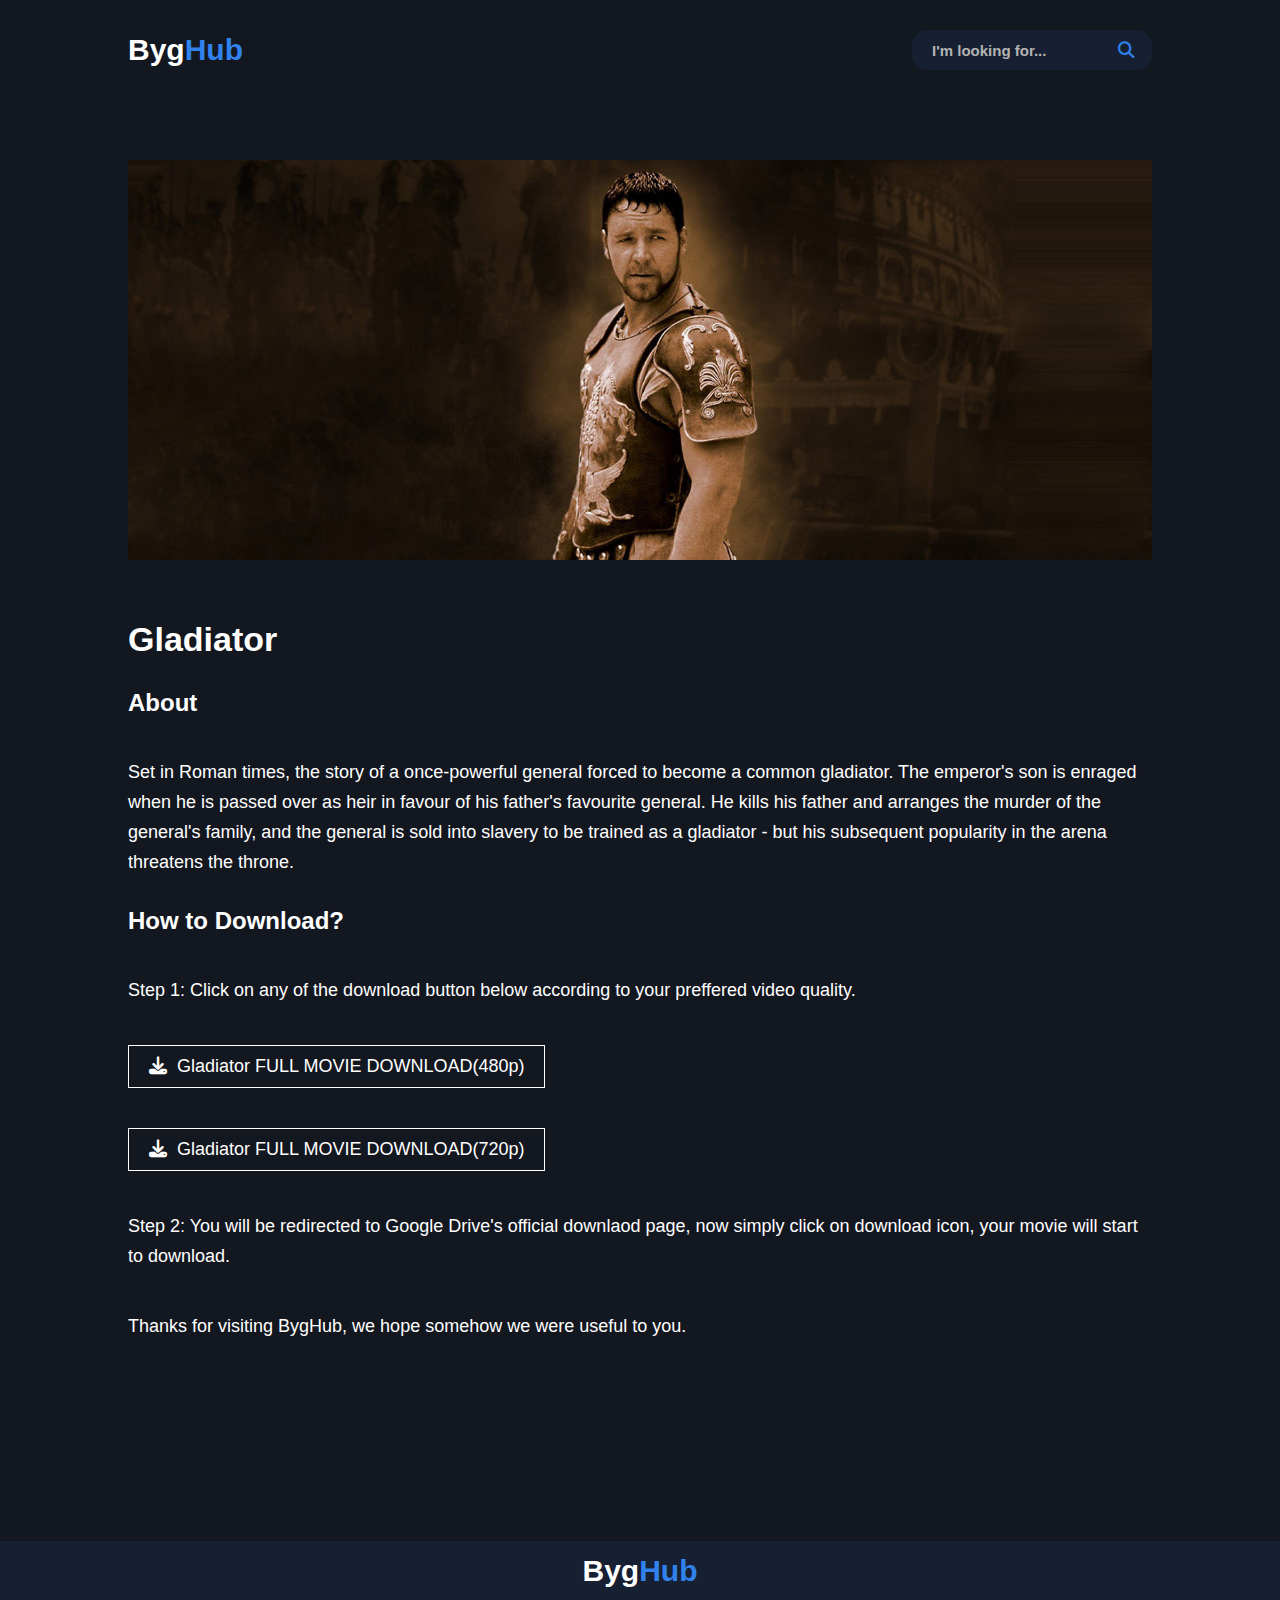
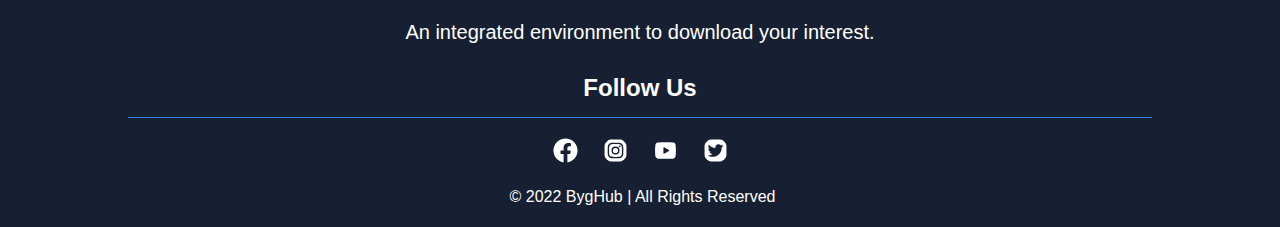
<file: gladiator.html>
<!DOCTYPE html>
<html lang="en">

<head>
    <meta charset="UTF-8">
    <meta http-equiv="X-UA-Compatible" content="IE=edge">
    <meta name="viewport" content="width=device-width, minimum-scale=1.0, maximum-scale = 1.0, user-scalable = no">
    <title>Byghub</title>
    <link rel="stylesheet" href="css/all.css">
    <link rel="stylesheet" href="css/header.css">
    <link rel="stylesheet" href="css/footer.css">
    <link rel="stylesheet" href="css/downloadpage.css">
    <link rel="stylesheet" href="https://cdnjs.cloudflare.com/ajax/libs/font-awesome/6.1.2/css/all.min.css">
    <script src="script/script.js"></script>
</head>

<body>
    <nav>
        <div id="logo-div">
            <a id="a1" href="#">Byg</a><a id="a2" href="#">Hub</a>
        </div>
        <div id="search-div">
            <button id="search-btn2" onclick="show()">
                <i class="fa-solid fa-magnifying-glass fa-lg"></i>
            </button>
            <button id="cross-btn" onclick="hide()">
                <i class="fa-solid fa-xmark fa-lg"></i>
            </button>
            <button id="search-btn1">
                <i class="fa-solid fa-magnifying-glass fa-lg"></i>
            </button>
            <input type="text" name="search" placeholder="I'm looking for..." id="search-input">
        </div>
    </nav>

    <div class="container">
        <div class="div-img">
            <img src="img/gladiator-banner.jpg" alt="">
        </div>
        <div class="main-text">
            <h1>Gladiator</h1>
            <h2>About</h2>
            <p>Set in Roman times, the story of a once-powerful general forced to become a common gladiator. The
                emperor's son is enraged when he is passed over as heir in favour of his father's favourite general. He
                kills his father and arranges the murder of the general's family, and the general is sold into slavery
                to be trained as a gladiator - but his subsequent popularity in the arena threatens the throne.
            </p>
            <h2>How to Download?</h2>
            <p>Step 1: Click on any of the download button below according to your preffered video quality.
            </p>
            <a href="#"><button class="dbtn"><i class="fa-solid fa-download"></i>Gladiator FULL MOVIE
                    DOWNLOAD(480p)</button></a><br>
            <a href="#"><button class="dbtn"><i class="fa-solid fa-download"></i>Gladiator FULL MOVIE
                    DOWNLOAD(720p)</button></a>
            <p>Step 2: You will be redirected to Google Drive's official downlaod page, now simply click on download
                icon, your movie will start to download.
            </p>



            <p>Thanks for visiting BygHub, we hope somehow we were useful to you.</p>
        </div>
    </div>
    <footer>
        <div class="heading"><a id="a1" href="#">Byg</a><a id="a2" href="#">Hub</a></div>
        <div class="text">An integrated environment to download your interest.</div>
        <div class="div-ul">
            <h2>Follow Us</h2>
            <ul>
                <li><a href="#"><img src="icons/facebook.svg"></a></li>
                <li><a href="#"><img src="icons/instagram.svg"></a></li>
                <li><a href="#"><img src="icons/youtube.svg"></a></li>
                <li><a href="#"><img src="icons/twitter.svg"></a></li>
            </ul>
        </div>
        <div class="validation">
            <span>© 2022 BygHub | All Rights Reserved</span>
        </div>
    </footer>
</body>

</html>
</file>
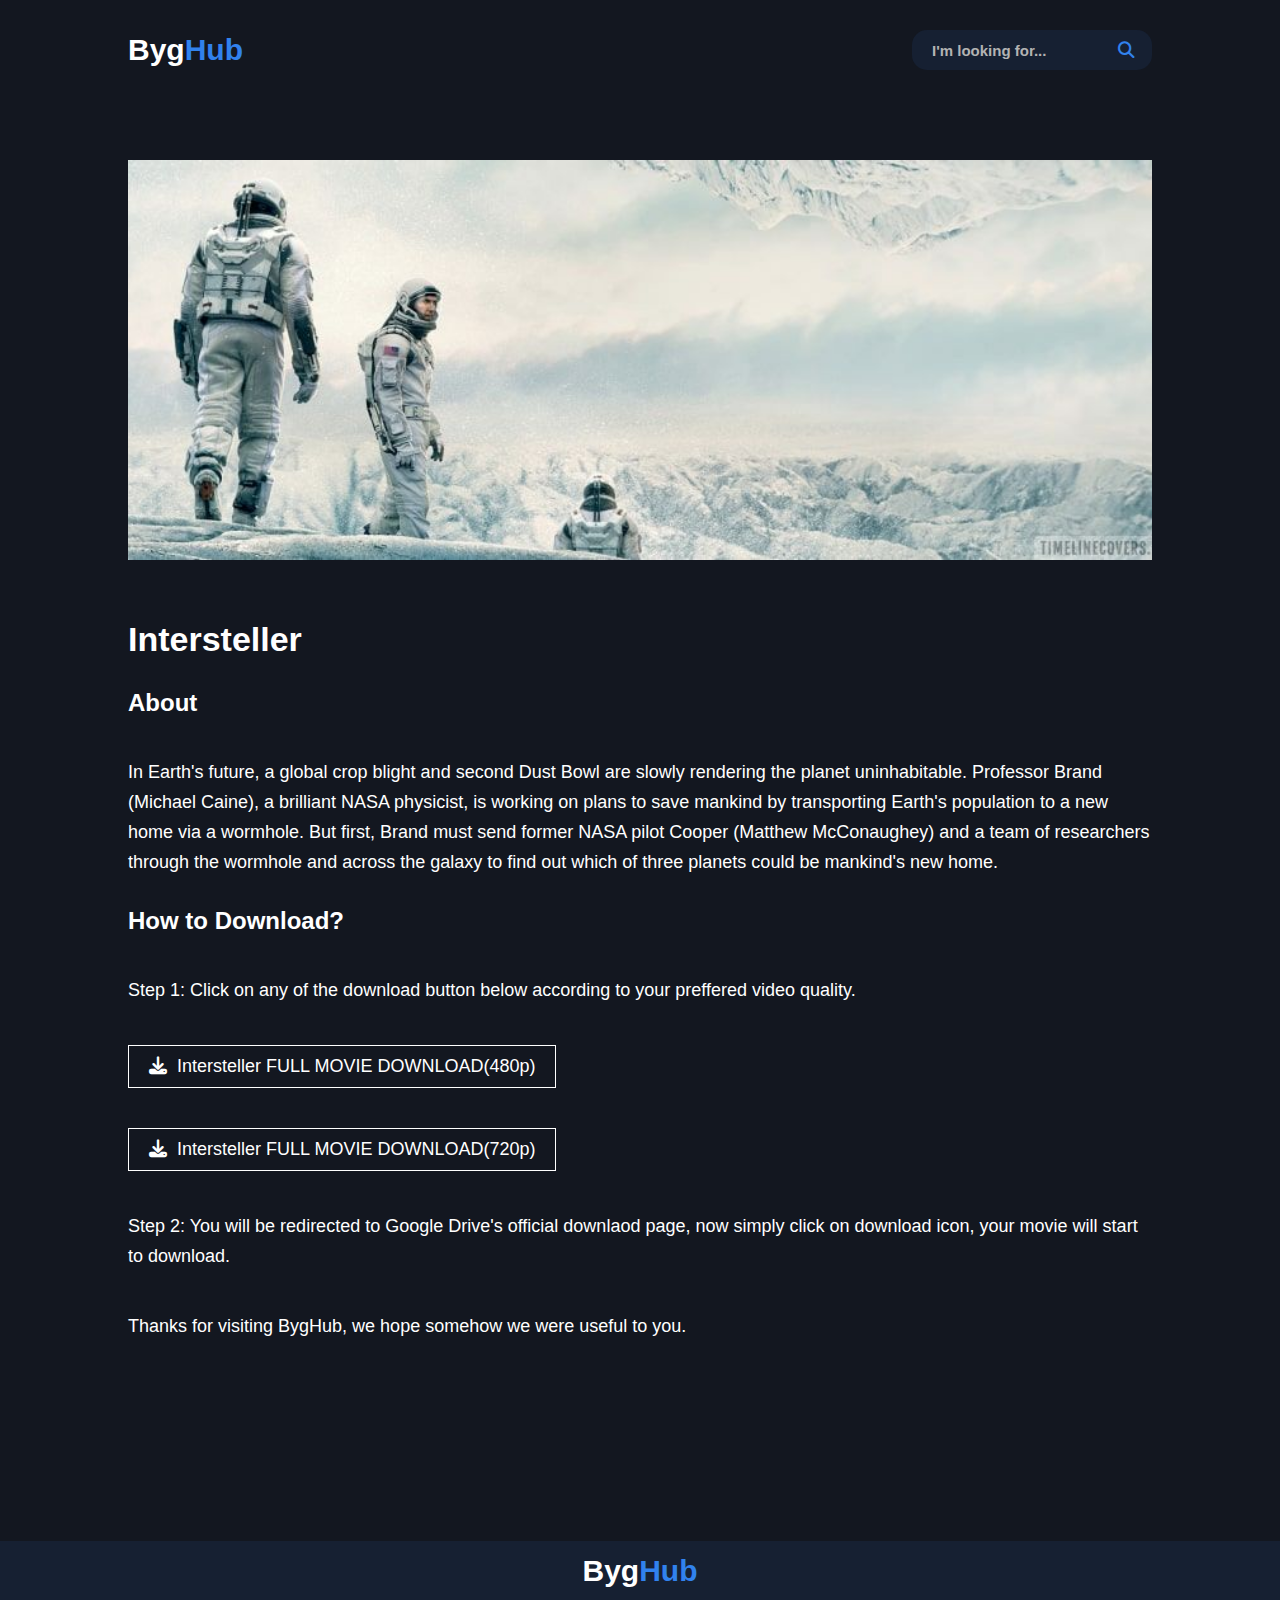
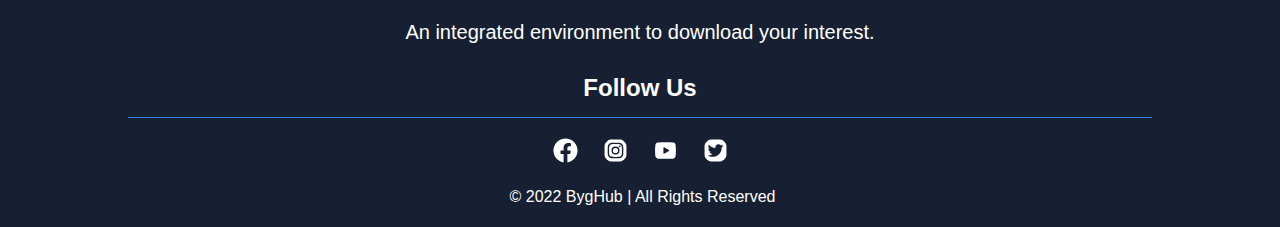
<file: intersteller.html>
<!DOCTYPE html>
<html lang="en">

<head>
    <meta charset="UTF-8">
    <meta http-equiv="X-UA-Compatible" content="IE=edge">
    <meta name="viewport" content="width=device-width, minimum-scale=1.0, maximum-scale = 1.0, user-scalable = no">
    <title>Byghub</title>
    <link rel="stylesheet" href="css/all.css">
    <link rel="stylesheet" href="css/header.css">
    <link rel="stylesheet" href="css/footer.css">
    <link rel="stylesheet" href="css/downloadpage.css">
    <link rel="stylesheet" href="https://cdnjs.cloudflare.com/ajax/libs/font-awesome/6.1.2/css/all.min.css">
    <script src="script/script.js"></script>
</head>

<body>
    <nav>
        <div id="logo-div">
            <a id="a1" href="#">Byg</a><a id="a2" href="#">Hub</a>
        </div>
        <div id="search-div">
            <button id="search-btn2" onclick="show()">
                <i class="fa-solid fa-magnifying-glass fa-lg"></i>
            </button>
            <button id="cross-btn" onclick="hide()">
                <i class="fa-solid fa-xmark fa-lg"></i>
            </button>
            <button id="search-btn1">
                <i class="fa-solid fa-magnifying-glass fa-lg"></i>
            </button>
            <input type="text" name="search" placeholder="I'm looking for..." id="search-input">
        </div>
    </nav>

    <div class="container">
        <div class="div-img">
            <img src="img/interstaller-banner.jpg" alt="">
        </div>
        <div class="main-text">
            <h1>Intersteller</h1>
            <h2>About</h2>
            <p>In Earth's future, a global crop blight and second Dust Bowl are slowly rendering the planet
                uninhabitable. Professor Brand (Michael Caine), a brilliant NASA physicist, is working on plans to save
                mankind by transporting Earth's population to a new home via a wormhole. But first, Brand must send
                former NASA pilot Cooper (Matthew McConaughey) and a team of researchers through the wormhole and across
                the galaxy to find out which of three planets could be mankind's new home.
            </p>
            <h2>How to Download?</h2>
            <p>Step 1: Click on any of the download button below according to your preffered video quality.
            </p>
            <a href="#"><button class="dbtn"><i class="fa-solid fa-download"></i>Intersteller FULL MOVIE
                    DOWNLOAD(480p)</button></a><br>
            <a href="#"><button class="dbtn"><i class="fa-solid fa-download"></i>Intersteller FULL MOVIE
                    DOWNLOAD(720p)</button></a>
            <p>Step 2: You will be redirected to Google Drive's official downlaod page, now simply click on download
                icon, your movie will start to download.
            </p>



            <p>Thanks for visiting BygHub, we hope somehow we were useful to you.</p>
        </div>
    </div>
    <footer>
        <div class="heading"><a id="a1" href="#">Byg</a><a id="a2" href="#">Hub</a></div>
        <div class="text">An integrated environment to download your interest.</div>
        <div class="div-ul">
            <h2>Follow Us</h2>
            <ul>
                <li><a href="#"><img src="icons/facebook.svg"></a></li>
                <li><a href="#"><img src="icons/instagram.svg"></a></li>
                <li><a href="#"><img src="icons/youtube.svg"></a></li>
                <li><a href="#"><img src="icons/twitter.svg"></a></li>
            </ul>
        </div>
        <div class="validation">
            <span>© 2022 BygHub | All Rights Reserved</span>
        </div>
    </footer>
</body>

</html>
</file>
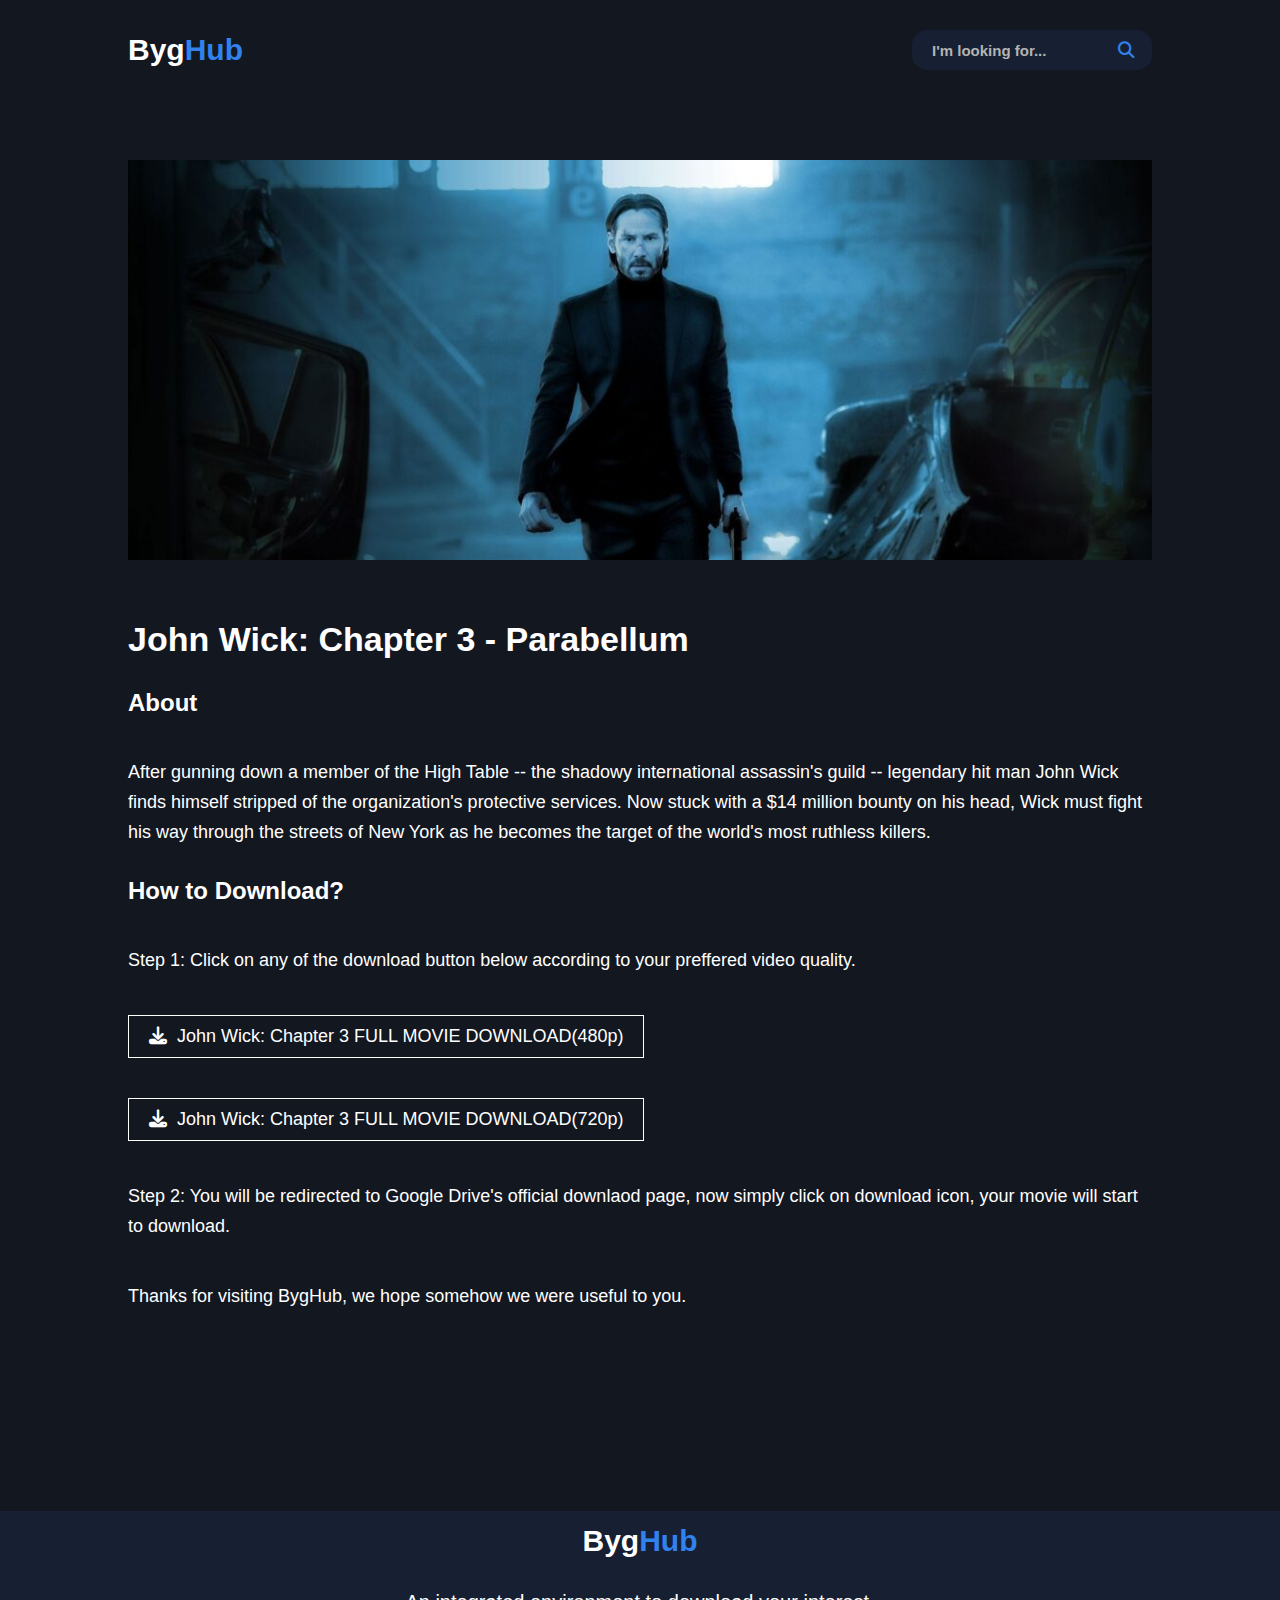
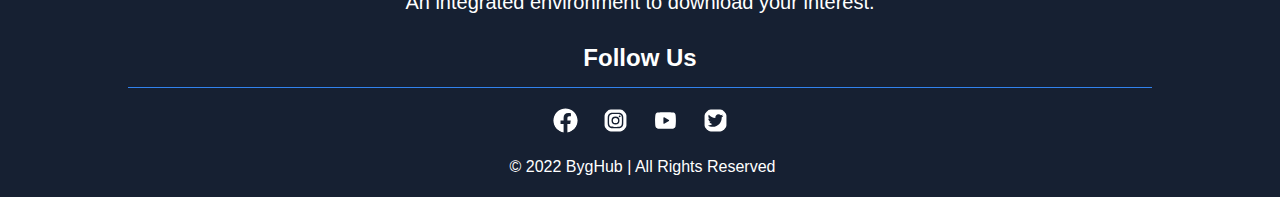
<file: john-wick.html>
<!DOCTYPE html>
<html lang="en">

<head>
    <meta charset="UTF-8">
    <meta http-equiv="X-UA-Compatible" content="IE=edge">
    <meta name="viewport" content="width=device-width, minimum-scale=1.0, maximum-scale = 1.0, user-scalable = no">
    <title>Byghub</title>
    <link rel="stylesheet" href="css/all.css">
    <link rel="stylesheet" href="css/header.css">
    <link rel="stylesheet" href="css/footer.css">
    <link rel="stylesheet" href="css/downloadpage.css">
    <link rel="stylesheet" href="https://cdnjs.cloudflare.com/ajax/libs/font-awesome/6.1.2/css/all.min.css">
    <script src="script/script.js"></script>
</head>

<body>
    <nav>
        <div id="logo-div">
            <a id="a1" href="#">Byg</a><a id="a2" href="#">Hub</a>
        </div>
        <div id="search-div">
            <button id="search-btn2" onclick="show()">
                <i class="fa-solid fa-magnifying-glass fa-lg"></i>
            </button>
            <button id="cross-btn" onclick="hide()">
                <i class="fa-solid fa-xmark fa-lg"></i>
            </button>
            <button id="search-btn1">
                <i class="fa-solid fa-magnifying-glass fa-lg"></i>
            </button>
            <input type="text" name="search" placeholder="I'm looking for..." id="search-input">
        </div>
    </nav>

    <div class="container">
        <div class="div-img">
            <img src="img/John-Wick-3.jpg" alt="">
        </div>
        <div class="main-text">
            <h1>John Wick: Chapter 3 - Parabellum</h1>
            <h2>About</h2>
            <p>After gunning down a member of the High Table -- the shadowy international assassin's guild -- legendary
                hit man John Wick finds himself stripped of the organization's protective services. Now stuck with a $14
                million bounty on his head, Wick must fight his way through the streets of New York as he becomes the
                target of the world's most ruthless killers.
            </p>
            <h2>How to Download?</h2>
            <p>Step 1: Click on any of the download button below according to your preffered video quality.
            </p>
            <a href="#"><button class="dbtn"><i class="fa-solid fa-download"></i>John Wick: Chapter 3 FULL MOVIE DOWNLOAD(480p)</button></a><br>
            <a href="#"><button class="dbtn"><i class="fa-solid fa-download"></i>John Wick: Chapter 3 FULL MOVIE DOWNLOAD(720p)</button></a>
            <p>Step 2: You will be redirected to Google Drive's official downlaod page, now simply click on download icon, your movie will start to download.
            </p>
           


            <p>Thanks for visiting BygHub, we hope somehow we were useful to you.</p>
        </div>
    </div>
    <footer>
        <div class="heading"><a id="a1" href="#">Byg</a><a id="a2" href="#">Hub</a></div>
        <div class="text">An integrated environment to download your interest.</div>
        <div class="div-ul">
            <h2>Follow Us</h2>
            <ul>
                <li><a href="#"><img src="icons/facebook.svg"></a></li>
                <li><a href="#"><img src="icons/instagram.svg"></a></li>
                <li><a href="#"><img src="icons/youtube.svg"></a></li>
                <li><a href="#"><img src="icons/twitter.svg"></a></li>
            </ul>
        </div>
        <div class="validation">
            <span>© 2022 BygHub | All Rights Reserved</span>
        </div>
    </footer>
</body>

</html>
</file>
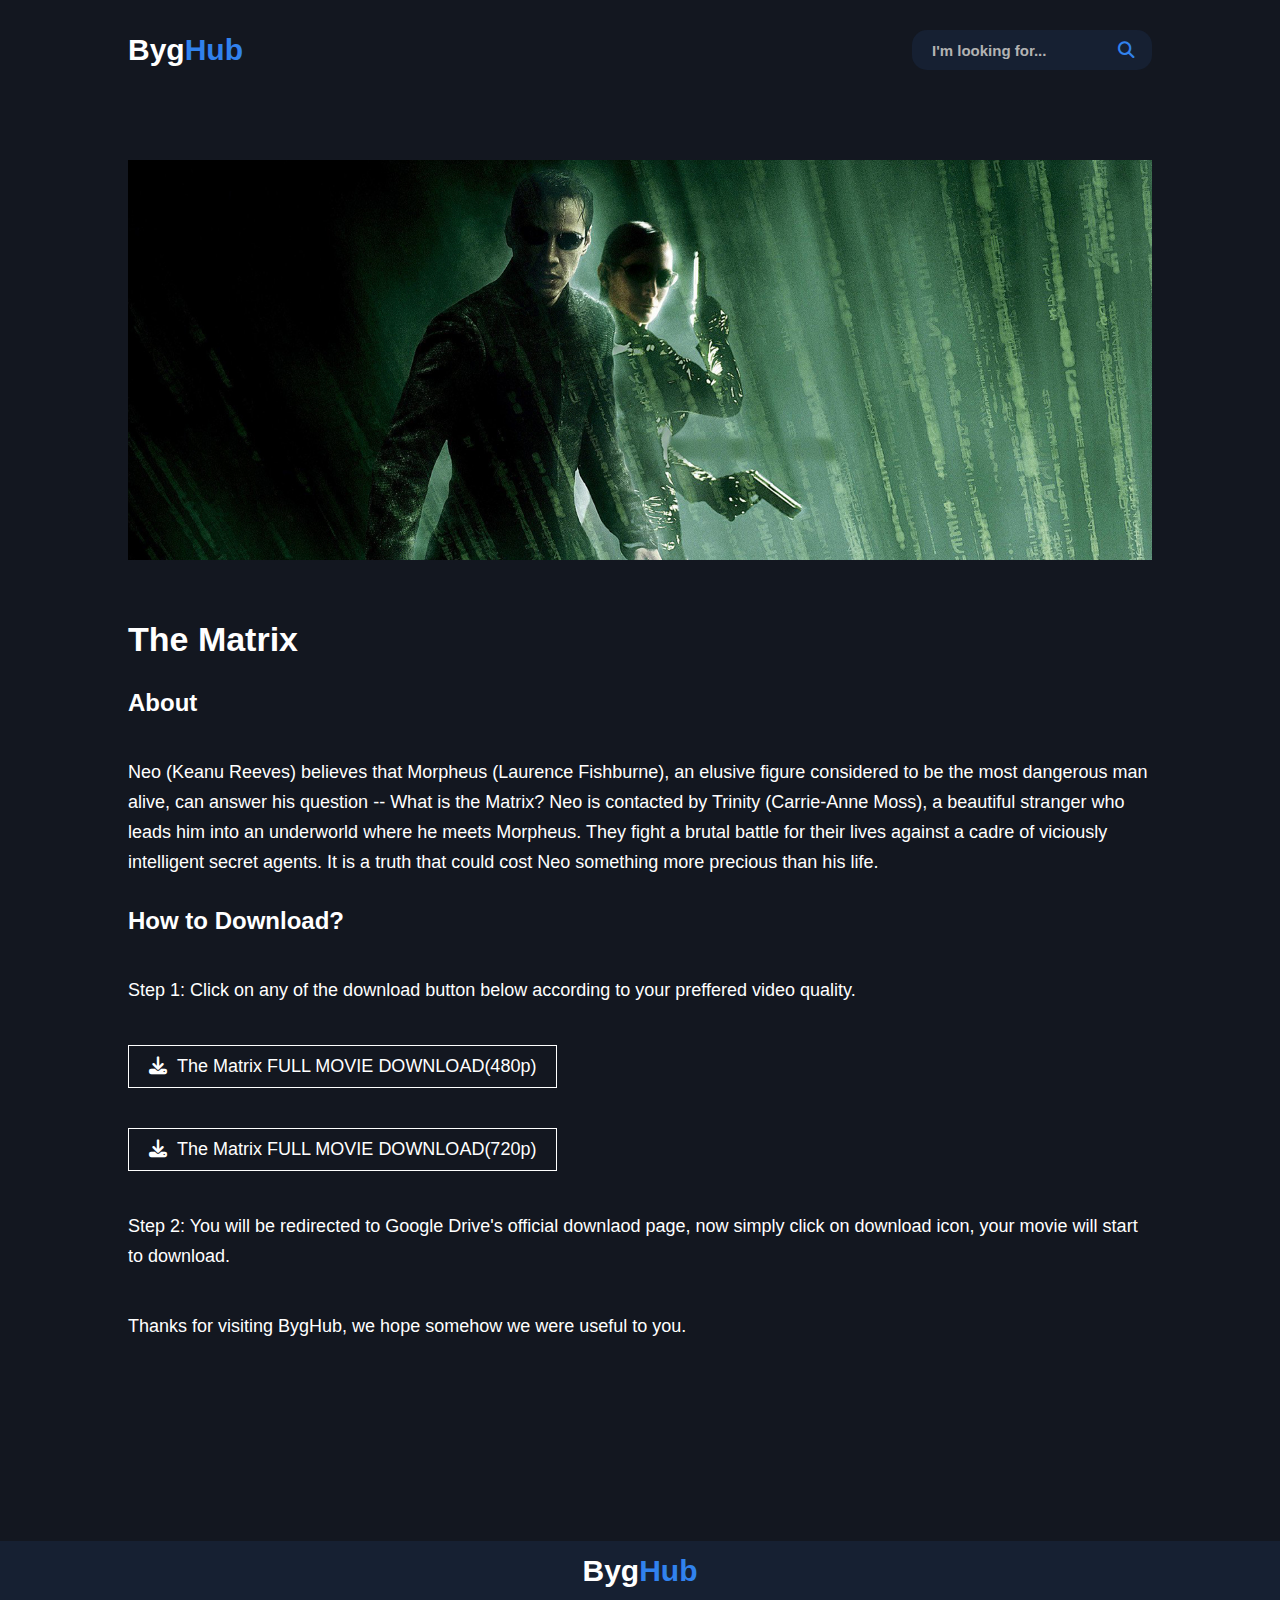
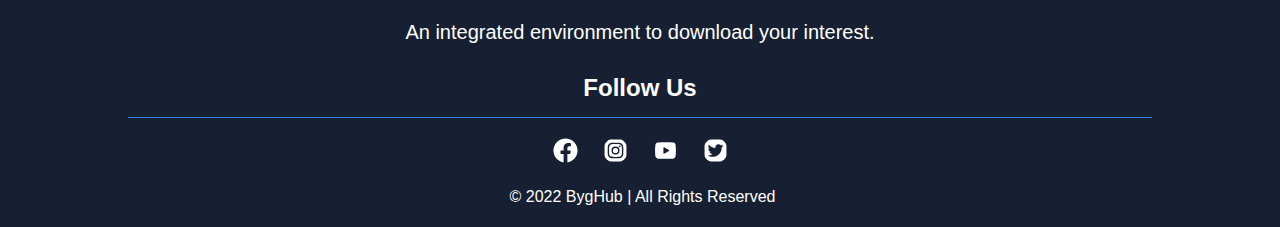
<file: matrix.html>
<!DOCTYPE html>
<html lang="en">

<head>
    <meta charset="UTF-8">
    <meta http-equiv="X-UA-Compatible" content="IE=edge">
    <meta name="viewport" content="width=device-width, minimum-scale=1.0, maximum-scale = 1.0, user-scalable = no">
    <title>Byghub</title>
    <link rel="stylesheet" href="css/all.css">
    <link rel="stylesheet" href="css/header.css">
    <link rel="stylesheet" href="css/footer.css">
    <link rel="stylesheet" href="css/downloadpage.css">
    <link rel="stylesheet" href="https://cdnjs.cloudflare.com/ajax/libs/font-awesome/6.1.2/css/all.min.css">
    <script src="script/script.js"></script>
</head>

<body>
    <nav>
        <div id="logo-div">
            <a id="a1" href="#">Byg</a><a id="a2" href="#">Hub</a>
        </div>
        <div id="search-div">
            <button id="search-btn2" onclick="show()">
                <i class="fa-solid fa-magnifying-glass fa-lg"></i>
            </button>
            <button id="cross-btn" onclick="hide()">
                <i class="fa-solid fa-xmark fa-lg"></i>
            </button>
            <button id="search-btn1">
                <i class="fa-solid fa-magnifying-glass fa-lg"></i>
            </button>
            <input type="text" name="search" placeholder="I'm looking for..." id="search-input">
        </div>
    </nav>

    <div class="container">
        <div class="div-img">
            <img src="img/matrix-banner.jpg" alt="">
        </div>
        <div class="main-text">
            <h1>The Matrix</h1>
            <h2>About</h2>
            <p>Neo (Keanu Reeves) believes that Morpheus (Laurence Fishburne), an elusive figure considered to be the
                most dangerous man alive, can answer his question -- What is the Matrix? Neo is contacted by Trinity
                (Carrie-Anne Moss), a beautiful stranger who leads him into an underworld where he meets Morpheus. They
                fight a brutal battle for their lives against a cadre of viciously intelligent secret agents. It is a
                truth that could cost Neo something more precious than his life.
            </p>
            <h2>How to Download?</h2>
            <p>Step 1: Click on any of the download button below according to your preffered video quality.
            </p>
            <a href="#"><button class="dbtn"><i class="fa-solid fa-download"></i>The Matrix FULL MOVIE
                    DOWNLOAD(480p)</button></a><br>
            <a href="#"><button class="dbtn"><i class="fa-solid fa-download"></i>The Matrix FULL MOVIE
                    DOWNLOAD(720p)</button></a>
            <p>Step 2: You will be redirected to Google Drive's official downlaod page, now simply click on download
                icon, your movie will start to download.
            </p>



            <p>Thanks for visiting BygHub, we hope somehow we were useful to you.</p>
        </div>
    </div>
    <footer>
        <div class="heading"><a id="a1" href="#">Byg</a><a id="a2" href="#">Hub</a></div>
        <div class="text">An integrated environment to download your interest.</div>
        <div class="div-ul">
            <h2>Follow Us</h2>
            <ul>
                <li><a href="#"><img src="icons/facebook.svg"></a></li>
                <li><a href="#"><img src="icons/instagram.svg"></a></li>
                <li><a href="#"><img src="icons/youtube.svg"></a></li>
                <li><a href="#"><img src="icons/twitter.svg"></a></li>
            </ul>
        </div>
        <div class="validation">
            <span>© 2022 BygHub | All Rights Reserved</span>
        </div>
    </footer>
</body>

</html>
</file>
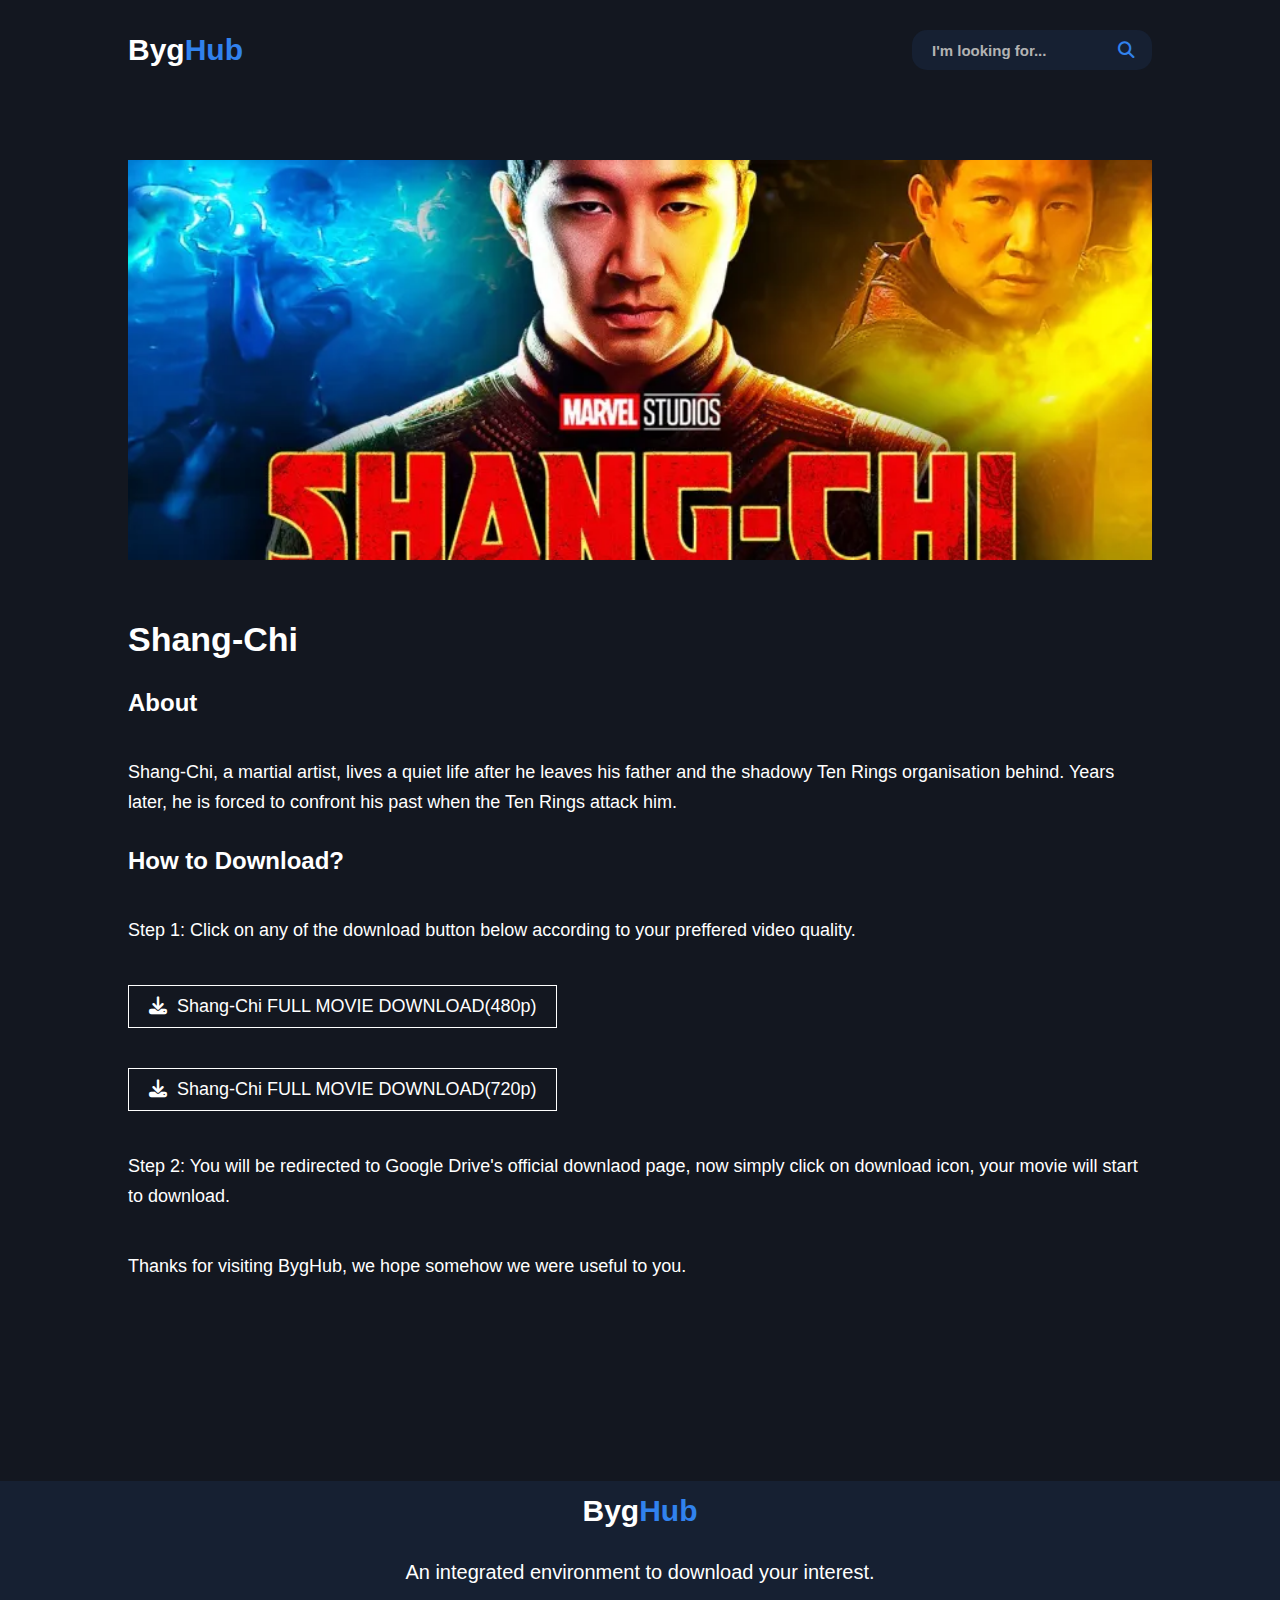
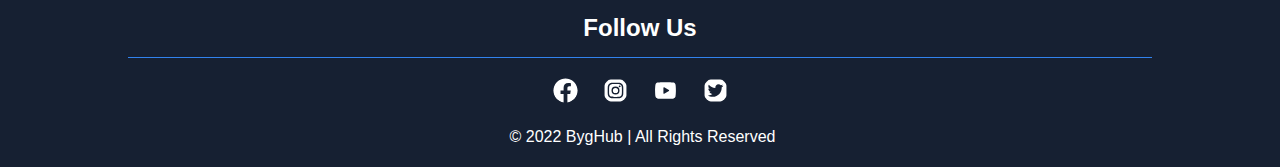
<file: shangchi.html>
<!DOCTYPE html>
<html lang="en">

<head>
    <meta charset="UTF-8">
    <meta http-equiv="X-UA-Compatible" content="IE=edge">
    <meta name="viewport" content="width=device-width, minimum-scale=1.0, maximum-scale = 1.0, user-scalable = no">
    <title>Byghub</title>
    <link rel="stylesheet" href="css/all.css">
    <link rel="stylesheet" href="css/header.css">
    <link rel="stylesheet" href="css/footer.css">
    <link rel="stylesheet" href="css/downloadpage.css">
    <link rel="stylesheet" href="https://cdnjs.cloudflare.com/ajax/libs/font-awesome/6.1.2/css/all.min.css">
    <script src="script/script.js"></script>
</head>

<body>
    <nav>
        <div id="logo-div">
            <a id="a1" href="#">Byg</a><a id="a2" href="#">Hub</a>
        </div>
        <div id="search-div">
            <button id="search-btn2" onclick="show()">
                <i class="fa-solid fa-magnifying-glass fa-lg"></i>
            </button>
            <button id="cross-btn" onclick="hide()">
                <i class="fa-solid fa-xmark fa-lg"></i>
            </button>
            <button id="search-btn1">
                <i class="fa-solid fa-magnifying-glass fa-lg"></i>
            </button>
            <input type="text" name="search" placeholder="I'm looking for..." id="search-input">
        </div>
    </nav>

    <div class="container">
        <div class="div-img">
            <img src="img/shangchi-banner.webp" alt="">
        </div>
        <div class="main-text">
            <h1>Shang-Chi</h1>
            <h2>About</h2>
            <p>Shang-Chi, a martial artist, lives a quiet life after he leaves his father and the shadowy Ten Rings
                organisation behind. Years later, he is forced to confront his past when the Ten Rings attack him.
            </p>
            <h2>How to Download?</h2>
            <p>Step 1: Click on any of the download button below according to your preffered video quality.
            </p>
            <a href="#"><button class="dbtn"><i class="fa-solid fa-download"></i>Shang-Chi FULL MOVIE
                    DOWNLOAD(480p)</button></a><br>
            <a href="#"><button class="dbtn"><i class="fa-solid fa-download"></i>Shang-Chi FULL MOVIE
                    DOWNLOAD(720p)</button></a>
            <p>Step 2: You will be redirected to Google Drive's official downlaod page, now simply click on download
                icon, your movie will start to download.
            </p>



            <p>Thanks for visiting BygHub, we hope somehow we were useful to you.</p>
        </div>
    </div>
    <footer>
        <div class="heading"><a id="a1" href="#">Byg</a><a id="a2" href="#">Hub</a></div>
        <div class="text">An integrated environment to download your interest.</div>
        <div class="div-ul">
            <h2>Follow Us</h2>
            <ul>
                <li><a href="#"><img src="icons/facebook.svg"></a></li>
                <li><a href="#"><img src="icons/instagram.svg"></a></li>
                <li><a href="#"><img src="icons/youtube.svg"></a></li>
                <li><a href="#"><img src="icons/twitter.svg"></a></li>
            </ul>
        </div>
        <div class="validation">
            <span>© 2022 BygHub | All Rights Reserved</span>
        </div>
    </footer>
</body>

</html>
</file>
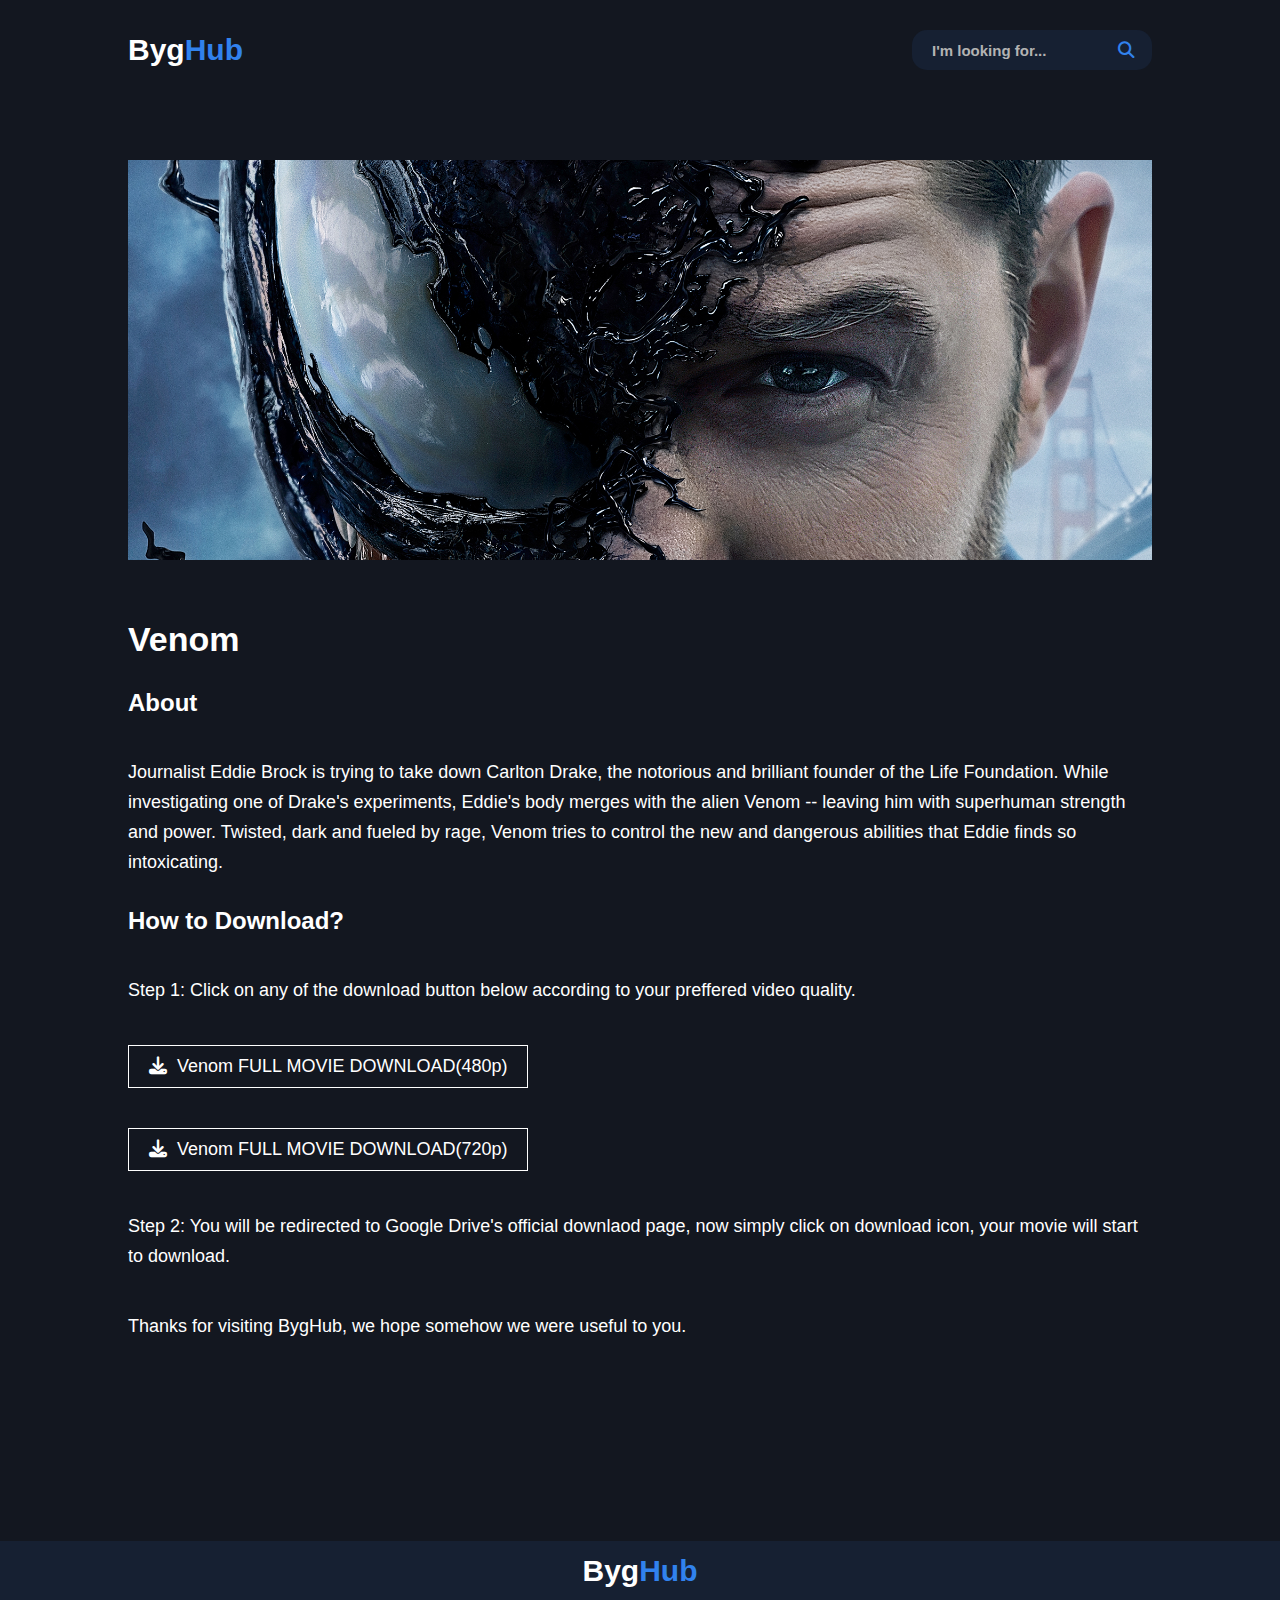
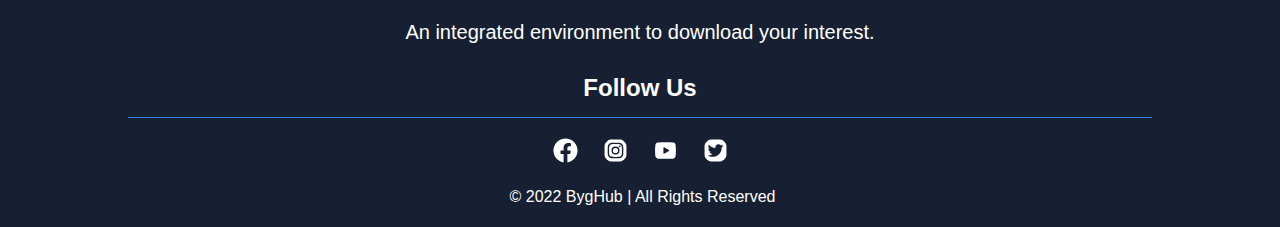
<file: venom.html>
<!DOCTYPE html>
<html lang="en">

<head>
    <meta charset="UTF-8">
    <meta http-equiv="X-UA-Compatible" content="IE=edge">
    <meta name="viewport" content="width=device-width, minimum-scale=1.0, maximum-scale = 1.0, user-scalable = no">
    <title>Byghub</title>
    <link rel="stylesheet" href="css/all.css">
    <link rel="stylesheet" href="css/header.css">
    <link rel="stylesheet" href="css/footer.css">
    <link rel="stylesheet" href="css/downloadpage.css">
    <link rel="stylesheet" href="https://cdnjs.cloudflare.com/ajax/libs/font-awesome/6.1.2/css/all.min.css">
    <script src="script/script.js"></script>
</head>

<body>
    <nav>
        <div id="logo-div">
            <a id="a1" href="#">Byg</a><a id="a2" href="#">Hub</a>
        </div>
        <div id="search-div">
            <button id="search-btn2" onclick="show()">
                <i class="fa-solid fa-magnifying-glass fa-lg"></i>
            </button>
            <button id="cross-btn" onclick="hide()">
                <i class="fa-solid fa-xmark fa-lg"></i>
            </button>
            <button id="search-btn1">
                <i class="fa-solid fa-magnifying-glass fa-lg"></i>
            </button>
            <input type="text" name="search" placeholder="I'm looking for..." id="search-input">
        </div>
    </nav>

    <div class="container">
        <div class="div-img">
            <img src="img/venom-banner.jpg" alt="">
        </div>
        <div class="main-text">
            <h1>Venom</h1>
            <h2>About</h2>
            <p>Journalist Eddie Brock is trying to take down Carlton Drake, the notorious and brilliant founder of the
                Life Foundation. While investigating one of Drake's experiments, Eddie's body merges with the alien
                Venom -- leaving him with superhuman strength and power. Twisted, dark and fueled by rage, Venom tries
                to control the new and dangerous abilities that Eddie finds so intoxicating.
            </p>
            <h2>How to Download?</h2>
            <p>Step 1: Click on any of the download button below according to your preffered video quality.
            </p>
            <a href="#"><button class="dbtn"><i class="fa-solid fa-download"></i>Venom FULL MOVIE
                    DOWNLOAD(480p)</button></a><br>
            <a href="#"><button class="dbtn"><i class="fa-solid fa-download"></i>Venom FULL MOVIE
                    DOWNLOAD(720p)</button></a>
            <p>Step 2: You will be redirected to Google Drive's official downlaod page, now simply click on download
                icon, your movie will start to download.
            </p>



            <p>Thanks for visiting BygHub, we hope somehow we were useful to you.</p>
        </div>
    </div>
    <footer>
        <div class="heading"><a id="a1" href="#">Byg</a><a id="a2" href="#">Hub</a></div>
        <div class="text">An integrated environment to download your interest.</div>
        <div class="div-ul">
            <h2>Follow Us</h2>
            <ul>
                <li><a href="#"><img src="icons/facebook.svg"></a></li>
                <li><a href="#"><img src="icons/instagram.svg"></a></li>
                <li><a href="#"><img src="icons/youtube.svg"></a></li>
                <li><a href="#"><img src="icons/twitter.svg"></a></li>
            </ul>
        </div>
        <div class="validation">
            <span>© 2022 BygHub | All Rights Reserved</span>
        </div>
    </footer>
</body>

</html>
</file>
<file: css/all.css>
*{
    padding: 0;
    margin: 0;
  -webkit-tap-highlight-color: transparent;
}
body{
    background-color: #131720;
}
::-webkit-scrollbar {
    background: transparent;
  }
  
  ::-webkit-scrollbar-thumb {
    background: #3182ed;
    border-radius: 5em;
    border: 3px solid #131720;
  }
  ::-webkit-scrollbar-thumb:hover{
    background: #3182edb2;
  }
</file>
<file: css/header.css>
nav {
    height: 100px;
    width: 80%;
    display: flex;
    margin: 0 10%;
    background-color: #131720; 
}

#logo-div {
    height: 100%;
    width: 30%;
}

#logo-div a {
    font-size: 30px;
    font-family: sans-serif;
    font-weight: 700;
    text-decoration: none;
    line-height: 100px;
    -webkit-tap-highlight-color: transparent;
}

#logo-div #a1 {
    color: #fff;
}

#logo-div #a2 {
    color: #3182ed;
}

#search-div {
    height: 100%;
    position: relative;
    width: 70%;
}

#search-btn2 {
    float: right;
    position: relative;
    top: 200px;
    height: 40px;
    width: 40px;
    border: none;
    outline: none;
    margin-top: 30px;
    display: none;
    background-color: transparent;
    color: #3182ed;
}

#cross-btn {
    float: right;
    height: 40px;
    width: 40px;
    border: none;
    outline: none;
    margin-top: 30px;
    display: none;
    background-color: transparent;
    color: #3182ed;
}

#search-btn1 {
    float: right;
    height: 40px;
    width: 40px;
    border: none;
    outline: none;
    margin-top: 30px;
    border-radius: 0 15px 15px 0;
    background-color: #162032;
    color: #3182ed;
}

#search-btn1 i {
    transition: 0.4s ease-in-out all;
}

#search-btn1 i:hover {
    cursor: pointer;
    color: #fff;
}

#search-input {
    position: relative;
    float: right;
    height: 40px;
    width: 160px;
    border: none;
    outline: none;
    margin-top: 30px;
    color: #b3b3b3;
    font-family: sans-serif;
    font-weight: 700;
    padding: 0 20px;
    background-color: #162032;
    text-align: left;
    border-radius: 15px 0 0 15px;
    font-size: 15px;
}

#search-input::placeholder {
    color: #b3b3b3;
    font-family: sans-serif;
    font-weight: 700;
    text-align: left;
    font-size: 15px;
}




@media only screen and (max-width: 850px) {
    #search-btn2 {
        display: block;
    }

    #cross-btn {
        display: block;
    }

    #search-div {
        top: -200px;
    }

    #search-input {
        width: calc(100% - 120px);
    }
}

.empty {
    width: 100%;
    height: 100px;
}
</file>
<file: css/footer.css>
footer{
    width: 80%;
    padding: 0 10%;
    background-color: #162032;
}
.heading{
    height: 60px;
    width: 100%;
    text-align: center;
    margin-bottom: 20px;
}
.heading a{
    font-size: 30px;
    font-family: sans-serif;
    font-weight: 700;
    text-decoration: none;
    line-height: 60px;
    -webkit-tap-highlight-color: transparent;
    
}
.heading #a1{
    color: #fff;
}
.heading #a2{
    color: #3182ed;
}
.text{
    width: 100%;
    text-align: center;
    margin-bottom: 20px;
    color: #fff;
    font-size: 20px;
    font-family: sans-serif;
}
.div-ul{
    text-align: center;
}
.div-ul h2{
    color: #fff;
    font-family: sans-serif;
    margin-bottom: 20px;
    border-bottom: 1px solid #3182ed;
    padding-bottom: 15px;
}
.div-ul ul{
    display: flex;
    margin: auto;
    width: 200px;
    justify-content: space-around;
}
.div-ul ul li{
    list-style-type: none;
}
.div-ul ul li a{
    -webkit-tap-highlight-color: transparent;
}
.div-ul ul li img{
    width: 25px;
    height: 25px;
    border-radius: 100%;
    transition: .3s ease;
}
.div-ul ul li img:hover{
    filter: brightness(70%);
}
.validation{
    width: 100%;
    text-align: center;
}
.validation span{
    color: #fff;
    margin-left: 5px;
    line-height: 60px;
    font-family: sans-serif;
}
</file>
<file: css/downloadpage.css>
.container{
    width: 80%;
    margin: 60px 10% 200px 10%;
}
.container .div-img{
    width: 100%;
    height: 400px;
}
.container .div-img img{
    width: 100%;
    height: 100%;
    object-position: top;
    pointer-events: none;
    object-fit: cover;
}
h1{
    color: #fff;
    font-size: 34px;
    font-family: sans-serif;
    margin-top: 60px;
}
h2{
    color: #fff;
    font-size: 24px;
    font-family: sans-serif;
    margin-top: 30px;
}
p{
    color: #fff;
    font-size: 18px;
    font-family: sans-serif;
    margin-top: 40px;
    line-height: 30px;
}
.dbtn{
    outline: none;
    color: #fff;
    background-color: transparent;
    border: 1px solid #fff;
    margin-top: 40px;
    padding: 10px 20px;
    font-family: sans-serif;
    font-size: 18px;
    cursor: pointer;
    transition: .3s ease;
}
.dbtn:hover{
    background-color: #3182ed;
    border: 1px solid #3182ed;
}
i{
    margin-right: 10px;
}
</file>
